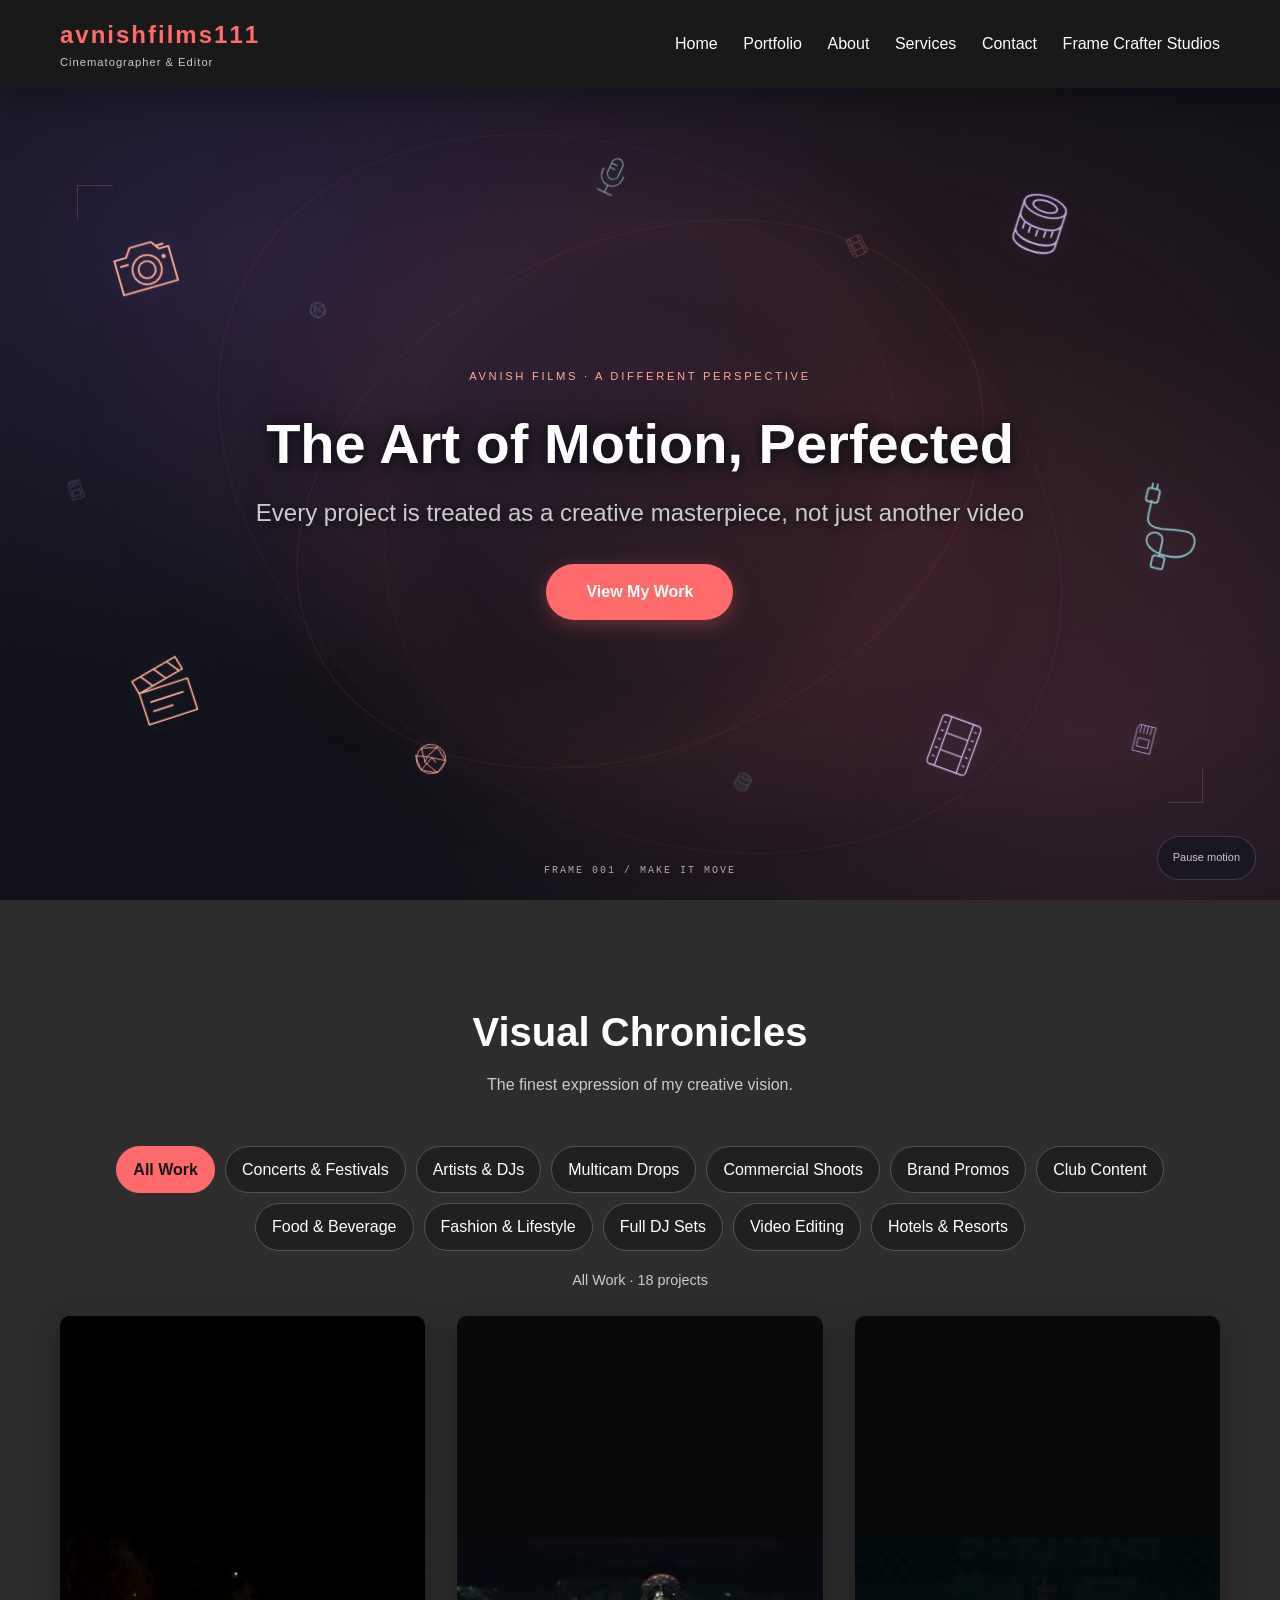
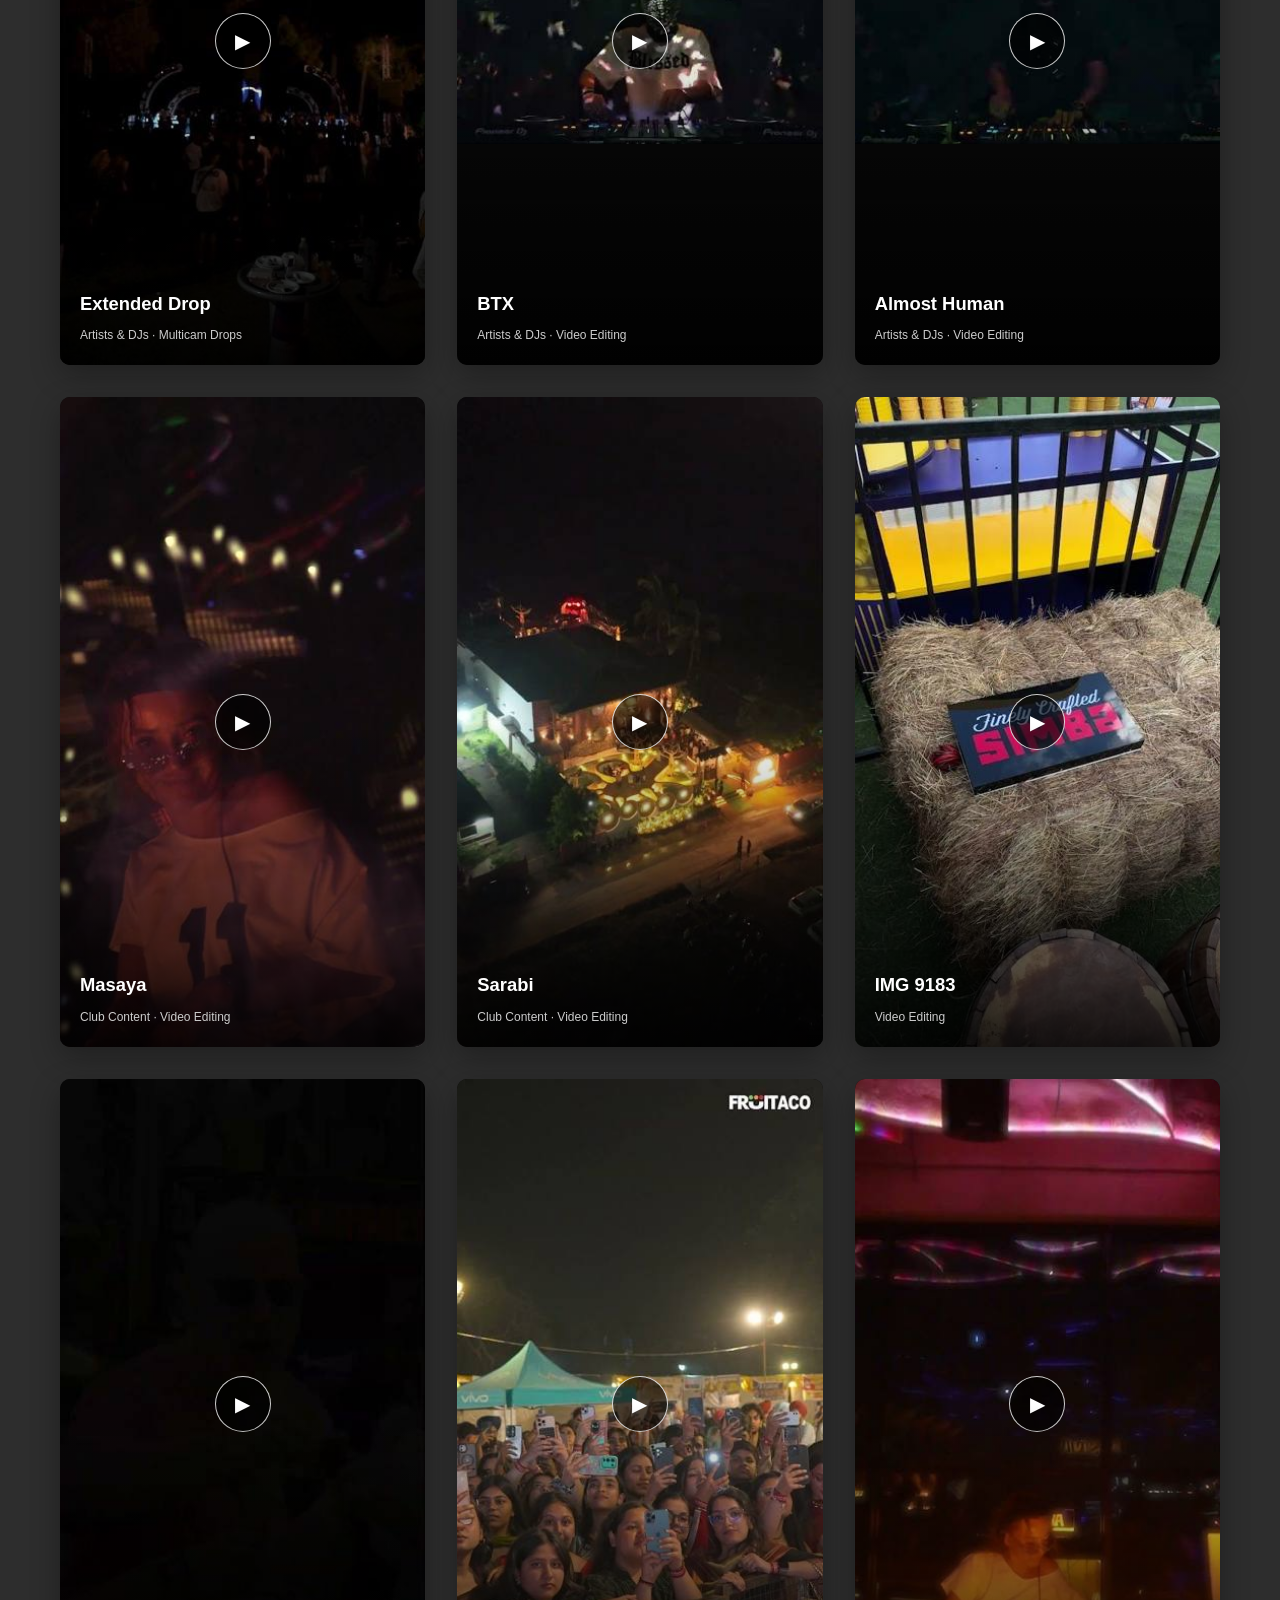
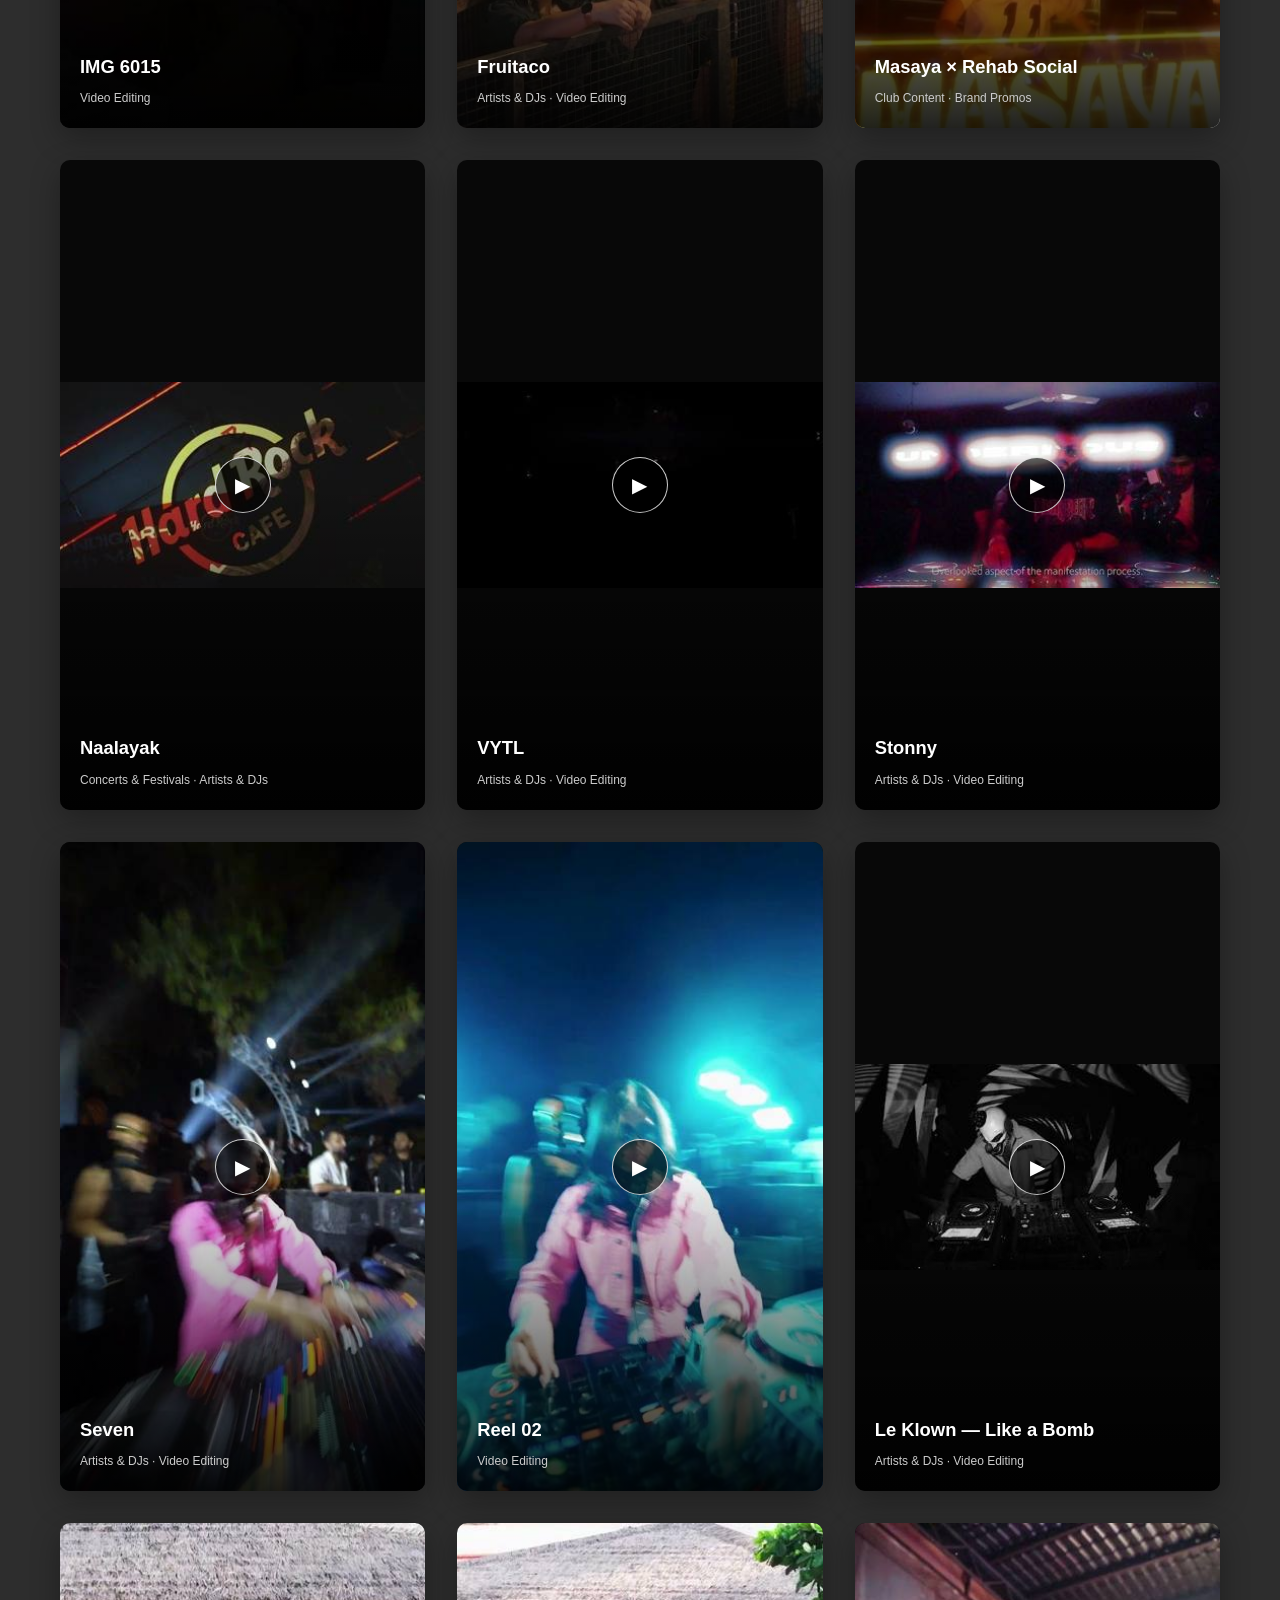
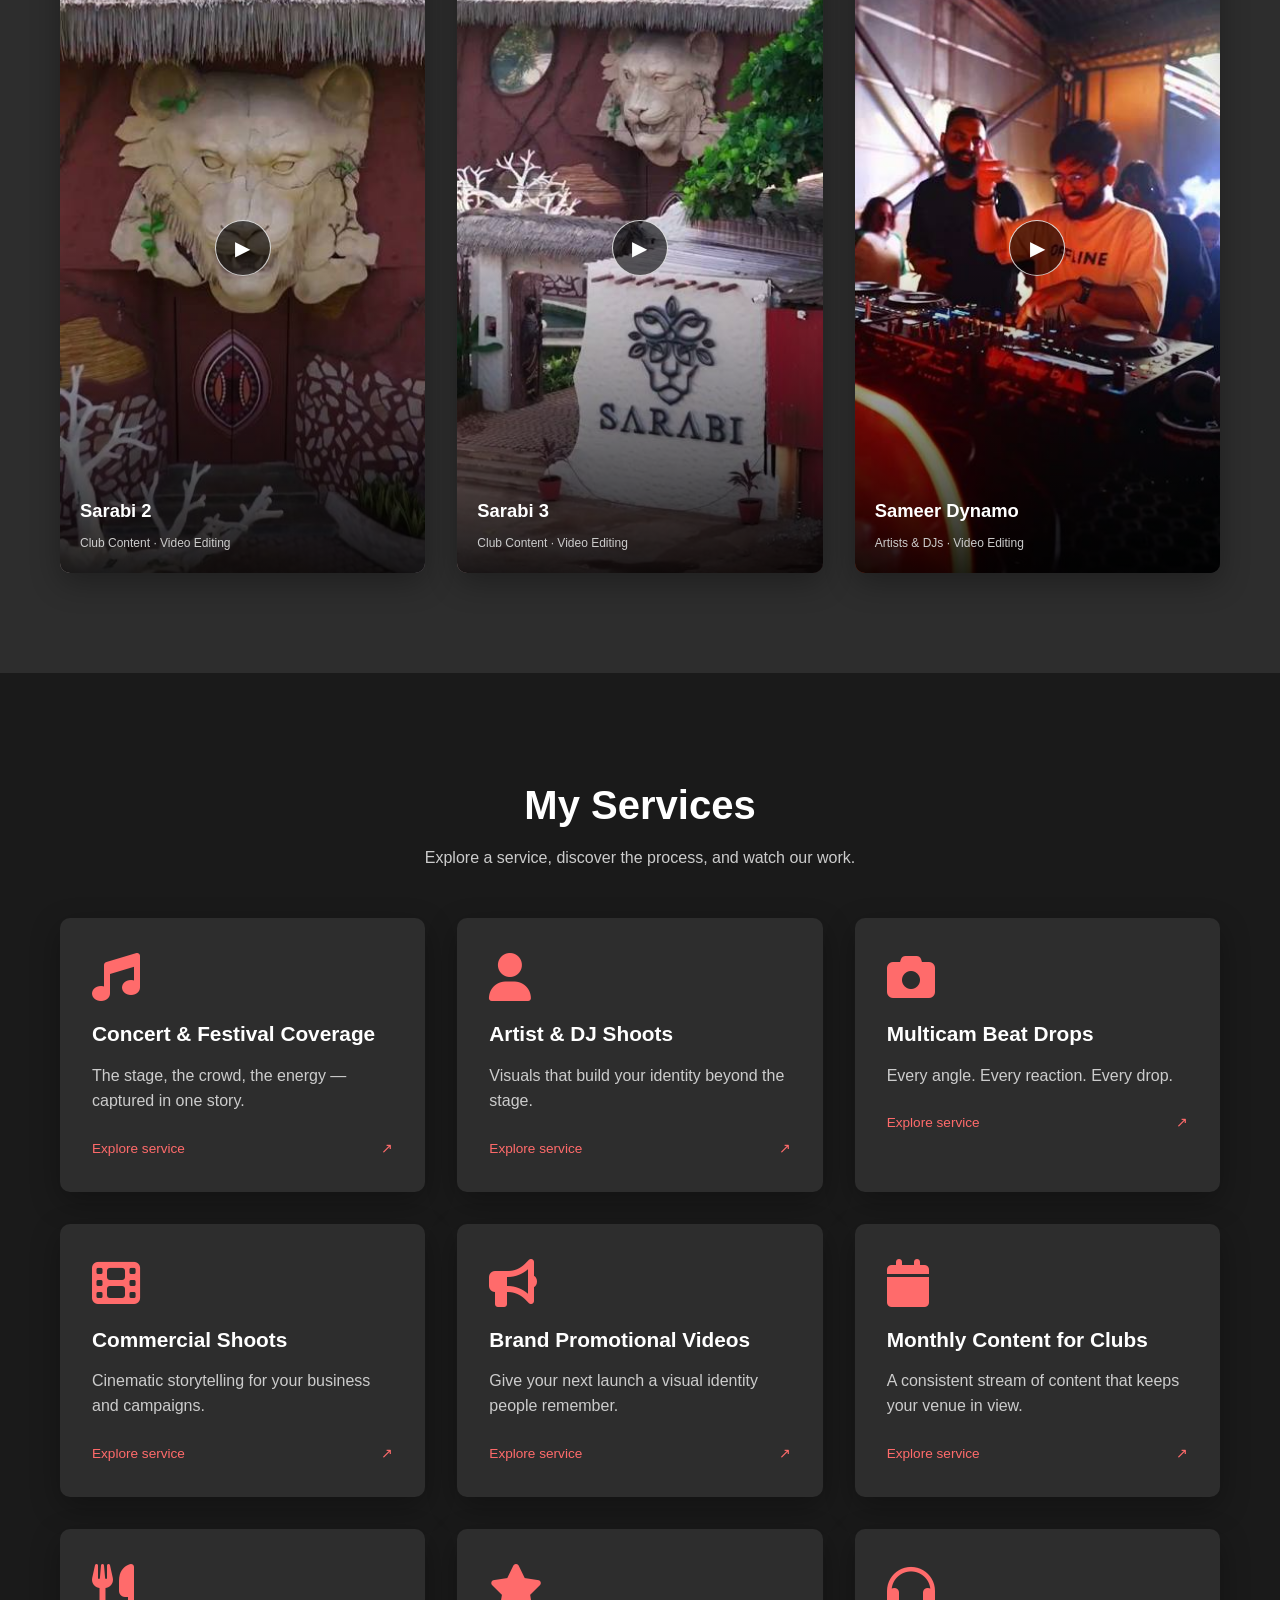
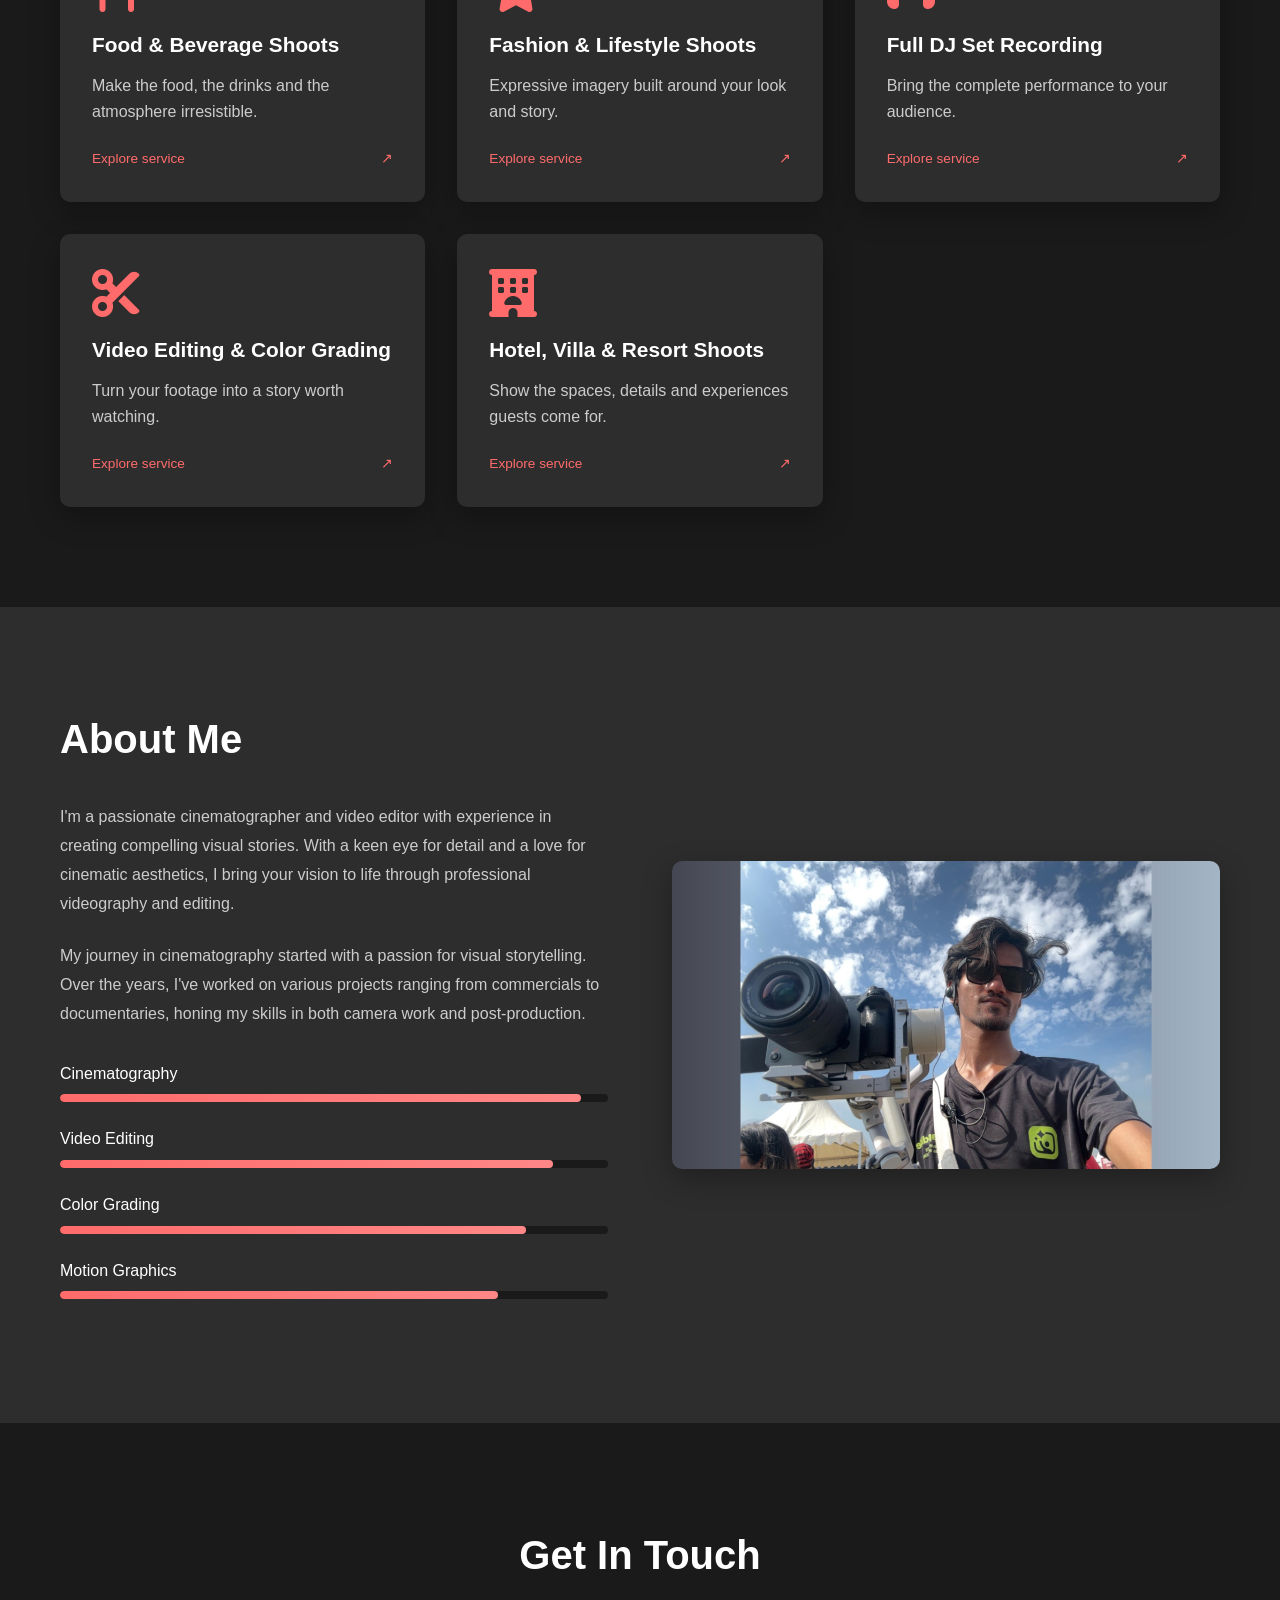
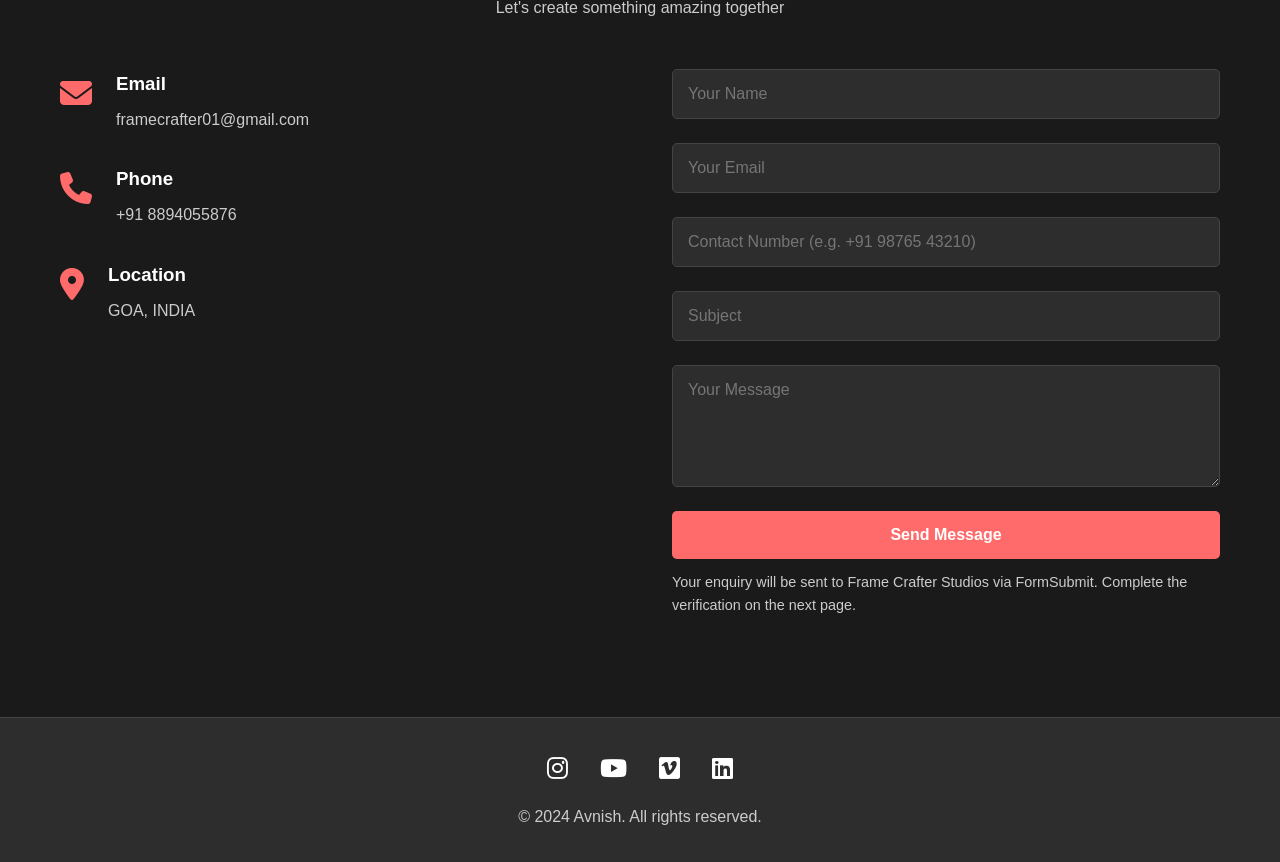
<file: index.html>
<!DOCTYPE html>
<html lang="en">
<head>
    <meta charset="UTF-8">
    <meta name="viewport" content="width=device-width, initial-scale=1.0">
    <title>avnishfilms111 - Cinematographer & Editor</title>
    <link rel="stylesheet" href="styles.css">
    <link rel="stylesheet" href="https://cdnjs.cloudflare.com/ajax/libs/font-awesome/6.4.0/css/all.min.css">
</head>
<body>
    <!-- Navigation -->
    <nav class="navbar">
        <div class="container">
            <a class="logo" href="https://www.instagram.com/avnishfilms111/" target="_blank" rel="noopener noreferrer" aria-label="Avnish Films on Instagram">
                <h1>avnishfilms111</h1>
                <p>Cinematographer & Editor</p>
            </a>
            <ul class="nav-links" id="primary-navigation">
                <li><a href="#home">Home</a></li>
                <li><a href="#portfolio">Portfolio</a></li>
                <li><a href="#about">About</a></li>
                <li><a href="#services">Services</a></li>
                <li><a href="#contact">Contact</a></li>
                <li><a href="frame-crafter-studios.html">Frame Crafter Studios</a></li>
            </ul>
            <button class="hamburger" type="button" aria-label="Open navigation menu" aria-controls="primary-navigation" aria-expanded="false">
                <span></span>
                <span></span>
                <span></span>
            </button>
        </div>
    </nav>

    <!-- Hero Section -->
    <section id="home" class="hero">
        <div class="hero-lens" aria-hidden="true">
            <div class="lens-halo"></div>
            <div class="lens-ring lens-ring-one"></div>
            <div class="lens-ring lens-ring-two"></div>
            <div class="lens-ring lens-ring-three"></div>
            <span class="frame-corner frame-corner-one"></span>
            <span class="frame-corner frame-corner-two"></span>
        </div>
        <div class="gear-universe" aria-hidden="true">
<span class="floating-gear gear-0" style="--gx:8%;--gy:17%;--size:88px;--rotation:-16deg;--depth:1.6;--drift-delay:-0s"><svg viewBox="0 0 72 72" fill="none" stroke="currentColor" stroke-width="1.5" stroke-linecap="round" stroke-linejoin="round"><path d="M13 22h10l5-7h18l5 7h8v29H13z"/><circle cx="37" cy="36" r="12"/><circle cx="37" cy="36" r="7"/><path d="M17 28h6m26-9h6"/><circle cx="53" cy="29" r="1" fill="currentColor"/></svg></span>
<span class="floating-gear gear-1" style="--gx:78%;--gy:12%;--size:82px;--rotation:18deg;--depth:-1.3;--drift-delay:-0.7s"><svg viewBox="0 0 72 72" fill="none" stroke="currentColor" stroke-width="1.5" stroke-linecap="round" stroke-linejoin="round"><ellipse cx="36" cy="18" rx="19" ry="9"/><path d="M17 18v32c0 12 38 12 38 0V18M17 29c0 12 38 12 38 0M17 43c0 12 38 12 38 0"/><ellipse cx="36" cy="18" rx="11" ry="5"/><path d="M23 37v5m6-3v5m7-4v5m7-6v5m6-7v5"/></svg></span>
<span class="floating-gear gear-2" style="--gx:88%;--gy:49%;--size:88px;--rotation:13deg;--depth:1.8;--drift-delay:-1.4s"><svg viewBox="0 0 72 72" fill="none" stroke="currentColor" stroke-width="1.5" stroke-linecap="round" stroke-linejoin="round"><path d="M16 16v12c0 22 42-7 42 15 0 20-39 17-39 4 0-8 13-9 13 0v12"/><rect x="11" y="6" width="10" height="11" rx="2"/><path d="M14 6V2m4 4V2"/><rect x="27" y="59" width="10" height="10" rx="2"/></svg></span>
<span class="floating-gear gear-3" style="--gx:10%;--gy:70%;--size:76px;--rotation:-18deg;--depth:-1.2;--drift-delay:-2.0999999999999996s"><svg viewBox="0 0 72 72" fill="none" stroke="currentColor" stroke-width="1.5" stroke-linecap="round" stroke-linejoin="round"><path d="M12 28h48v31H12zM12 28 9 15 55 5l3 13zM18 13l8 11m6-14 8 11m6-14 8 11M20 39h32M20 48h19"/></svg></span>
<span class="floating-gear gear-4" style="--gx:72%;--gy:77%;--size:64px;--rotation:20deg;--depth:1.2;--drift-delay:-2.8s"><svg viewBox="0 0 72 72" fill="none" stroke="currentColor" stroke-width="1.5" stroke-linecap="round" stroke-linejoin="round"><rect x="13" y="7" width="46" height="58" rx="4"/><path d="M23 7v58m26-58v58M23 26h26M23 46h26M17 15h2m-2 10h2m-2 10h2m-2 10h2m-2 10h2m34-40h2m-2 10h2m-2 10h2m-2 10h2m-2 10h2"/></svg></span>
<span class="floating-gear gear-5" style="--gx:46%;--gy:8%;--size:46px;--rotation:25deg;--depth:0.6;--drift-delay:-3.5s"><svg viewBox="0 0 72 72" fill="none" stroke="currentColor" stroke-width="1.5" stroke-linecap="round" stroke-linejoin="round"><rect x="27" y="7" width="18" height="34" rx="9"/><path d="M19 30v5a17 17 0 0 0 34 0v-5M36 52v12m-12 0h24M28 18h8m-8 7h8"/></svg></span>
<span class="floating-gear gear-6" style="--gx:32%;--gy:80%;--size:42px;--rotation:-10deg;--depth:-0.8;--drift-delay:-4.199999999999999s"><svg viewBox="0 0 72 72" fill="none" stroke="currentColor" stroke-width="1.5" stroke-linecap="round" stroke-linejoin="round"><circle cx="36" cy="36" r="25"/><path d="m23 15 27 3 10 25-17 18-27-9-5-26m12-11 2 25 18 21M50 18 30 31 11 26m49 17-22-9-22 18M25 40l5-9 8 3 5 9"/></svg></span>
<span class="floating-gear gear-7" style="--gx:88%;--gy:78%;--size:36px;--rotation:14deg;--depth:0.8;--drift-delay:-4.8999999999999995s"><svg viewBox="0 0 72 72" fill="none" stroke="currentColor" stroke-width="1.5" stroke-linecap="round" stroke-linejoin="round"><path d="M23 9h31v54H18V18z"/><path d="M25 10v15m7-15v15m7-15v15m7-15v15M25 36h22v17H25z"/></svg></span>
<span class="floating-gear gear-8" style="--gx:24%;--gy:26%;--size:22px;--rotation:15deg;--depth:0.4;--drift-delay:-5.6s"><svg viewBox="0 0 72 72" fill="none" stroke="currentColor" stroke-width="1.5" stroke-linecap="round" stroke-linejoin="round"><circle cx="36" cy="36" r="25"/><path d="m23 15 27 3 10 25-17 18-27-9-5-26m12-11 2 25 18 21M50 18 30 31 11 26m49 17-22-9-22 18M25 40l5-9 8 3 5 9"/></svg></span>
<span class="floating-gear gear-9" style="--gx:66%;--gy:18%;--size:24px;--rotation:-25deg;--depth:-0.5;--drift-delay:-6.3s"><svg viewBox="0 0 72 72" fill="none" stroke="currentColor" stroke-width="1.5" stroke-linecap="round" stroke-linejoin="round"><rect x="13" y="7" width="46" height="58" rx="4"/><path d="M23 7v58m26-58v58M23 26h26M23 46h26M17 15h2m-2 10h2m-2 10h2m-2 10h2m-2 10h2m34-40h2m-2 10h2m-2 10h2m-2 10h2m-2 10h2"/></svg></span>
<span class="floating-gear gear-10" style="--gx:5%;--gy:48%;--size:24px;--rotation:-20deg;--depth:0.5;--drift-delay:-7s"><svg viewBox="0 0 72 72" fill="none" stroke="currentColor" stroke-width="1.5" stroke-linecap="round" stroke-linejoin="round"><path d="M23 9h31v54H18V18z"/><path d="M25 10v15m7-15v15m7-15v15m7-15v15M25 36h22v17H25z"/></svg></span>
<span class="floating-gear gear-11" style="--gx:57%;--gy:84%;--size:25px;--rotation:30deg;--depth:-0.5;--drift-delay:-7.699999999999999s"><svg viewBox="0 0 72 72" fill="none" stroke="currentColor" stroke-width="1.5" stroke-linecap="round" stroke-linejoin="round"><ellipse cx="36" cy="18" rx="19" ry="9"/><path d="M17 18v32c0 12 38 12 38 0V18M17 29c0 12 38 12 38 0M17 43c0 12 38 12 38 0"/><ellipse cx="36" cy="18" rx="11" ry="5"/><path d="M23 37v5m6-3v5m7-4v5m7-6v5m6-7v5"/></svg></span>
</div>
        <button class="motion-toggle" type="button" aria-pressed="false" hidden>Pause motion</button>
        <div class="hero-content">
            <p class="hero-kicker">AVNISH FILMS · A DIFFERENT PERSPECTIVE</p>
            <h1>The Art of Motion, Perfected</h1>
            <p>Every project is treated as a creative masterpiece, not just another video</p>
            <a href="#portfolio" class="cta-button" data-work-gallery aria-haspopup="dialog" aria-controls="work-gallery">View My Work</a>
        </div>
        <span class="hero-frame-label" aria-hidden="true">FRAME 001 / MAKE IT MOVE</span>
    </section>

    <!-- Portfolio Section -->
    <section id="portfolio" class="portfolio">
        <div class="container">
            <h2>Visual Chronicles</h2>
            <p class="section-subtitle">The finest expression of my creative vision.</p>
            
            <div class="work-filters" role="group" aria-label="Filter work by service">
                <button type="button" data-work-filter="all" aria-pressed="true">All Work</button>
                <button type="button" data-work-filter="concerts" aria-pressed="false">Concerts & Festivals</button>
                <button type="button" data-work-filter="artists" aria-pressed="false">Artists & DJs</button>
                <button type="button" data-work-filter="drops" aria-pressed="false">Multicam Drops</button>
                <button type="button" data-work-filter="commercial" aria-pressed="false">Commercial Shoots</button>
                <button type="button" data-work-filter="brands" aria-pressed="false">Brand Promos</button>
                <button type="button" data-work-filter="clubs" aria-pressed="false">Club Content</button>
                <button type="button" data-work-filter="food" aria-pressed="false">Food & Beverage</button>
                <button type="button" data-work-filter="fashion" aria-pressed="false">Fashion & Lifestyle</button>
                <button type="button" data-work-filter="sets" aria-pressed="false">Full DJ Sets</button>
                <button type="button" data-work-filter="editing" aria-pressed="false">Video Editing</button>
                <button type="button" data-work-filter="hotels" aria-pressed="false">Hotels & Resorts</button>
            </div>
            <p class="work-filter-status" role="status" aria-live="polite"></p>
            <div class="work-empty" hidden><h3>New work coming soon</h3><p>We’re curating projects for this service. Explore All Work in the meantime.</p><button type="button" data-reset-work>View all work</button></div>
            <div class="portfolio-grid">
                <a class="portfolio-item reel-card" data-services="artists drops editing" href="https://drive.google.com/file/d/170FAmWhHXesQFLyPtzkWx0ALSVmrnJnc/view" target="_blank" rel="noopener noreferrer" data-reel-id="170FAmWhHXesQFLyPtzkWx0ALSVmrnJnc" aria-label="Play Extended Drop">
                    <div class="portfolio-image">
                        <img src="assets/thumbnails/170FAmWhHXesQFLyPtzkWx0ALSVmrnJnc.jpg" alt="Extended Drop reel thumbnail" loading="lazy" width="480" height="854">
                        <span class="reel-play" aria-hidden="true">&#9654;</span>
                        <div class="overlay"><h3>Extended Drop</h3><p>Artists & DJs · Multicam Drops</p></div>
                    </div>
                </a>
                <a class="portfolio-item reel-card" data-services="artists editing" href="https://drive.google.com/file/d/1EQ2rM_Vi4RNpITC0dAZ6-na7VnE8ZfpE/view" target="_blank" rel="noopener noreferrer" data-reel-id="1EQ2rM_Vi4RNpITC0dAZ6-na7VnE8ZfpE" aria-label="Play BTX">
                    <div class="portfolio-image">
                        <img src="assets/thumbnails/1EQ2rM_Vi4RNpITC0dAZ6-na7VnE8ZfpE.jpg" alt="BTX reel thumbnail" loading="lazy" width="480" height="854">
                        <span class="reel-play" aria-hidden="true">&#9654;</span>
                        <div class="overlay"><h3>BTX</h3><p>Artists & DJs · Video Editing</p></div>
                    </div>
                </a>
                <a class="portfolio-item reel-card" data-services="artists editing" href="https://drive.google.com/file/d/19obb0zpAoK-S3FDPcedPxYdSKZu7mAWd/view" target="_blank" rel="noopener noreferrer" data-reel-id="19obb0zpAoK-S3FDPcedPxYdSKZu7mAWd" aria-label="Play Almost Human">
                    <div class="portfolio-image">
                        <img src="assets/thumbnails/19obb0zpAoK-S3FDPcedPxYdSKZu7mAWd.jpg" alt="Almost Human reel thumbnail" loading="lazy" width="480" height="854">
                        <span class="reel-play" aria-hidden="true">&#9654;</span>
                        <div class="overlay"><h3>Almost Human</h3><p>Artists & DJs · Video Editing</p></div>
                    </div>
                </a>
                <a class="portfolio-item reel-card" data-services="clubs editing" href="https://drive.google.com/file/d/1p5Vgyk1vXopnmqjpsWHd9jwq13X7u4us/view" target="_blank" rel="noopener noreferrer" data-reel-id="1p5Vgyk1vXopnmqjpsWHd9jwq13X7u4us" aria-label="Play Masaya">
                    <div class="portfolio-image">
                        <img src="assets/thumbnails/1p5Vgyk1vXopnmqjpsWHd9jwq13X7u4us.jpg" alt="Masaya reel thumbnail" loading="lazy" width="480" height="854">
                        <span class="reel-play" aria-hidden="true">&#9654;</span>
                        <div class="overlay"><h3>Masaya</h3><p>Club Content · Video Editing</p></div>
                    </div>
                </a>
                <a class="portfolio-item reel-card" data-services="clubs editing" href="https://drive.google.com/file/d/1fxQH5bdDrTJtj9AIU9Yin-gWfPuhPDIv/view" target="_blank" rel="noopener noreferrer" data-reel-id="1fxQH5bdDrTJtj9AIU9Yin-gWfPuhPDIv" aria-label="Play Sarabi">
                    <div class="portfolio-image">
                        <img src="assets/thumbnails/1fxQH5bdDrTJtj9AIU9Yin-gWfPuhPDIv.jpg" alt="Sarabi reel thumbnail" loading="lazy" width="480" height="854">
                        <span class="reel-play" aria-hidden="true">&#9654;</span>
                        <div class="overlay"><h3>Sarabi</h3><p>Club Content · Video Editing</p></div>
                    </div>
                </a>
                <a class="portfolio-item reel-card" data-services="editing" href="https://drive.google.com/file/d/1Lc9cZ3nBcTJZDSnDyOXpwfac-nVf8Rgf/view" target="_blank" rel="noopener noreferrer" data-reel-id="1Lc9cZ3nBcTJZDSnDyOXpwfac-nVf8Rgf" aria-label="Play IMG 9183">
                    <div class="portfolio-image">
                        <img src="assets/thumbnails/1Lc9cZ3nBcTJZDSnDyOXpwfac-nVf8Rgf.jpg" alt="IMG 9183 reel thumbnail" loading="lazy" width="480" height="854">
                        <span class="reel-play" aria-hidden="true">&#9654;</span>
                        <div class="overlay"><h3>IMG 9183</h3><p>Video Editing</p></div>
                    </div>
                </a>
                <a class="portfolio-item reel-card" data-services="editing" href="https://drive.google.com/file/d/1sn9HfmA3cav52yh1WzC1y7w3U3XWgLrr/view" target="_blank" rel="noopener noreferrer" data-reel-id="1sn9HfmA3cav52yh1WzC1y7w3U3XWgLrr" aria-label="Play IMG 6015">
                    <div class="portfolio-image">
                        <img src="assets/thumbnails/1sn9HfmA3cav52yh1WzC1y7w3U3XWgLrr.jpg" alt="IMG 6015 reel thumbnail" loading="lazy" width="480" height="854">
                        <span class="reel-play" aria-hidden="true">&#9654;</span>
                        <div class="overlay"><h3>IMG 6015</h3><p>Video Editing</p></div>
                    </div>
                </a>
                <a class="portfolio-item reel-card" data-services="artists editing" href="https://drive.google.com/file/d/1zhqvNM7Jtet8gj9bUScpIQb12f5REf93/view" target="_blank" rel="noopener noreferrer" data-reel-id="1zhqvNM7Jtet8gj9bUScpIQb12f5REf93" aria-label="Play Fruitaco">
                    <div class="portfolio-image">
                        <img src="assets/thumbnails/1zhqvNM7Jtet8gj9bUScpIQb12f5REf93.jpg" alt="Fruitaco reel thumbnail" loading="lazy" width="480" height="854">
                        <span class="reel-play" aria-hidden="true">&#9654;</span>
                        <div class="overlay"><h3>Fruitaco</h3><p>Artists & DJs · Video Editing</p></div>
                    </div>
                </a>
                <a class="portfolio-item reel-card" data-services="clubs brands editing" href="https://drive.google.com/file/d/1oeie0qxcyoTz9nxLRPJiqrnz3M0-Emtl/view" target="_blank" rel="noopener noreferrer" data-reel-id="1oeie0qxcyoTz9nxLRPJiqrnz3M0-Emtl" aria-label="Play Masaya × Rehab Social">
                    <div class="portfolio-image">
                        <img src="assets/thumbnails/1oeie0qxcyoTz9nxLRPJiqrnz3M0-Emtl.jpg" alt="Masaya × Rehab Social reel thumbnail" loading="lazy" width="480" height="854">
                        <span class="reel-play" aria-hidden="true">&#9654;</span>
                        <div class="overlay"><h3>Masaya × Rehab Social</h3><p>Club Content · Brand Promos</p></div>
                    </div>
                </a>
                <a class="portfolio-item reel-card" data-services="concerts artists editing" href="https://drive.google.com/file/d/1HjjT470BcM9Kj-WR-WElhgxHkyxT2uAD/view" target="_blank" rel="noopener noreferrer" data-reel-id="1HjjT470BcM9Kj-WR-WElhgxHkyxT2uAD" aria-label="Play Naalayak">
                    <div class="portfolio-image">
                        <img src="assets/thumbnails/1HjjT470BcM9Kj-WR-WElhgxHkyxT2uAD.jpg" alt="Naalayak reel thumbnail" loading="lazy" width="480" height="854">
                        <span class="reel-play" aria-hidden="true">&#9654;</span>
                        <div class="overlay"><h3>Naalayak</h3><p>Concerts & Festivals · Artists & DJs</p></div>
                    </div>
                </a>
                <a class="portfolio-item reel-card" data-services="artists editing" href="https://drive.google.com/file/d/1RBGtbEs3XWl6595beu2-HH6jpcHYVA5f/view" target="_blank" rel="noopener noreferrer" data-reel-id="1RBGtbEs3XWl6595beu2-HH6jpcHYVA5f" aria-label="Play VYTL">
                    <div class="portfolio-image">
                        <img src="assets/thumbnails/1RBGtbEs3XWl6595beu2-HH6jpcHYVA5f.jpg" alt="VYTL reel thumbnail" loading="lazy" width="480" height="854">
                        <span class="reel-play" aria-hidden="true">&#9654;</span>
                        <div class="overlay"><h3>VYTL</h3><p>Artists & DJs · Video Editing</p></div>
                    </div>
                </a>
                <a class="portfolio-item reel-card" data-services="artists editing" href="https://drive.google.com/file/d/1cGcNQIys9CZnHI_eeshAYg0FwxC6eoK7/view" target="_blank" rel="noopener noreferrer" data-reel-id="1cGcNQIys9CZnHI_eeshAYg0FwxC6eoK7" aria-label="Play Stonny">
                    <div class="portfolio-image">
                        <img src="assets/thumbnails/1cGcNQIys9CZnHI_eeshAYg0FwxC6eoK7.jpg" alt="Stonny reel thumbnail" loading="lazy" width="480" height="854">
                        <span class="reel-play" aria-hidden="true">&#9654;</span>
                        <div class="overlay"><h3>Stonny</h3><p>Artists & DJs · Video Editing</p></div>
                    </div>
                </a>
                <a class="portfolio-item reel-card" data-services="artists editing" href="https://drive.google.com/file/d/1S1sMey1x_t8JpTHmy6HfldU7MF1KyE_K/view" target="_blank" rel="noopener noreferrer" data-reel-id="1S1sMey1x_t8JpTHmy6HfldU7MF1KyE_K" aria-label="Play Seven">
                    <div class="portfolio-image">
                        <img src="assets/thumbnails/1S1sMey1x_t8JpTHmy6HfldU7MF1KyE_K.jpg" alt="Seven reel thumbnail" loading="lazy" width="480" height="854">
                        <span class="reel-play" aria-hidden="true">&#9654;</span>
                        <div class="overlay"><h3>Seven</h3><p>Artists & DJs · Video Editing</p></div>
                    </div>
                </a>
                <a class="portfolio-item reel-card" data-services="editing" href="https://drive.google.com/file/d/1LJGD_ztjoZJlyijSNM5k9Nr506ufe-u6/view" target="_blank" rel="noopener noreferrer" data-reel-id="1LJGD_ztjoZJlyijSNM5k9Nr506ufe-u6" aria-label="Play Reel 02">
                    <div class="portfolio-image">
                        <img src="assets/thumbnails/1LJGD_ztjoZJlyijSNM5k9Nr506ufe-u6.jpg" alt="Reel 02 reel thumbnail" loading="lazy" width="480" height="854">
                        <span class="reel-play" aria-hidden="true">&#9654;</span>
                        <div class="overlay"><h3>Reel 02</h3><p>Video Editing</p></div>
                    </div>
                </a>
                <a class="portfolio-item reel-card" data-services="artists editing" href="https://drive.google.com/file/d/1RceJww7LlAiNSl4JbgUOV79a59gW97uV/view" target="_blank" rel="noopener noreferrer" data-reel-id="1RceJww7LlAiNSl4JbgUOV79a59gW97uV" aria-label="Play Le Klown — Like a Bomb">
                    <div class="portfolio-image">
                        <img src="assets/thumbnails/1RceJww7LlAiNSl4JbgUOV79a59gW97uV.jpg" alt="Le Klown — Like a Bomb reel thumbnail" loading="lazy" width="480" height="854">
                        <span class="reel-play" aria-hidden="true">&#9654;</span>
                        <div class="overlay"><h3>Le Klown — Like a Bomb</h3><p>Artists & DJs · Video Editing</p></div>
                    </div>
                </a>
                <a class="portfolio-item reel-card" data-services="clubs editing" href="https://drive.google.com/file/d/1DuZ2hmhxbkPviWuXYme5pL1ZM5NM68c8/view" target="_blank" rel="noopener noreferrer" data-reel-id="1DuZ2hmhxbkPviWuXYme5pL1ZM5NM68c8" aria-label="Play Sarabi 2">
                    <div class="portfolio-image">
                        <img src="assets/thumbnails/1DuZ2hmhxbkPviWuXYme5pL1ZM5NM68c8.jpg" alt="Sarabi 2 reel thumbnail" loading="lazy" width="480" height="854">
                        <span class="reel-play" aria-hidden="true">&#9654;</span>
                        <div class="overlay"><h3>Sarabi 2</h3><p>Club Content · Video Editing</p></div>
                    </div>
                </a>
                <a class="portfolio-item reel-card" data-services="clubs editing" href="https://drive.google.com/file/d/12wIllkBxddO5GnbNj72sYl97a7EB_cRd/view" target="_blank" rel="noopener noreferrer" data-reel-id="12wIllkBxddO5GnbNj72sYl97a7EB_cRd" aria-label="Play Sarabi 3">
                    <div class="portfolio-image">
                        <img src="assets/thumbnails/12wIllkBxddO5GnbNj72sYl97a7EB_cRd.jpg" alt="Sarabi 3 reel thumbnail" loading="lazy" width="480" height="854">
                        <span class="reel-play" aria-hidden="true">&#9654;</span>
                        <div class="overlay"><h3>Sarabi 3</h3><p>Club Content · Video Editing</p></div>
                    </div>
                </a>
                <a class="portfolio-item reel-card" data-services="artists editing" href="https://drive.google.com/file/d/1n6EC4EGb9D8dIGsUT_uFUcMX8GzkXjqM/view" target="_blank" rel="noopener noreferrer" data-reel-id="1n6EC4EGb9D8dIGsUT_uFUcMX8GzkXjqM" aria-label="Play Sameer Dynamo">
                    <div class="portfolio-image">
                        <img src="assets/thumbnails/1n6EC4EGb9D8dIGsUT_uFUcMX8GzkXjqM.jpg" alt="Sameer Dynamo reel thumbnail" loading="lazy" width="480" height="854">
                        <span class="reel-play" aria-hidden="true">&#9654;</span>
                        <div class="overlay"><h3>Sameer Dynamo</h3><p>Artists & DJs · Video Editing</p></div>
                    </div>
                </a>
            </div>
        </div>
    </section>

    <!-- Services Section -->
    <section id="services" class="services">
        <div class="container">
            <h2>My Services</h2>
            <p class="section-subtitle">Explore a service, discover the process, and watch our work.</p>
            
            <div class="services-grid">
                <details class="service-card" id="service-concerts">
                    <summary aria-controls="service-dialog" aria-haspopup="dialog">
                        <i class="fas fa-music" aria-hidden="true"></i>
                        <span class="service-title">Concert &amp; Festival Coverage</span>
                        <span class="service-teaser">The stage, the crowd, the energy — captured in one story.</span>
                        <span class="service-explore">Explore service <span aria-hidden="true">↗</span></span>
                    </summary>
                    <div class="service-detail">
                        <p class="service-description">From the first act to the final encore, we capture the performances and moments that make an event unforgettable. Coverage brings together stage action, crowd reactions and the atmosphere around the show.</p>
                        <h4>What we can create</h4>
                        <ul class="service-inclusions"><li>Performance and crowd coverage</li><li>Cinematic highlights and social reels</li><li>Event photography</li></ul>
                        <p class="service-work-label">Featured concert film</p>
                        <a class="service-work" data-service-reel="1HjjT470BcM9Kj-WR-WElhgxHkyxT2uAD" href="https://drive.google.com/file/d/1HjjT470BcM9Kj-WR-WElhgxHkyxT2uAD/view" target="_blank" rel="noopener noreferrer" aria-label="Watch Naalayak">
                            <img src="assets/thumbnails/1HjjT470BcM9Kj-WR-WElhgxHkyxT2uAD.jpg" alt="Naalayak thumbnail" loading="lazy">
                            <span class="reel-play" aria-hidden="true">▶</span>
                            <span class="service-work-title">Naalayak · Watch film</span>
                        </a>
                        <div class="service-video"></div>
                        
                        <a class="service-enquire cta-button" href="#contact"><svg xmlns="http://www.w3.org/2000/svg" width="20" height="20" viewBox="0 0 24 24" fill="none" stroke="currentColor" stroke-width="1.8" aria-hidden="true" focusable="false" style="vertical-align:middle;margin-right:8px"><rect x="3" y="5" width="18" height="14" rx="2"/><path d="m3 6 9 7 9-7"/></svg>Contact Us</a>
                    </div>
                </details>
                <details class="service-card" id="service-artists">
                    <summary aria-controls="service-dialog" aria-haspopup="dialog">
                        <i class="fas fa-user" aria-hidden="true"></i>
                        <span class="service-title">Artist &amp; DJ Shoots</span>
                        <span class="service-teaser">Visuals that build your identity beyond the stage.</span>
                        <span class="service-explore">Explore service <span aria-hidden="true">↗</span></span>
                    </summary>
                    <div class="service-detail">
                        <p class="service-description">Performance reels, portraits and promotional content designed around your sound and personality. We work with artists and DJs to create a consistent visual identity for releases, announcements and social media.</p>
                        <h4>What we can create</h4>
                        <ul class="service-inclusions"><li>Artist portraits and press kit shoots</li><li>Performance and promotional reels</li><li>Behind-the-scenes content</li></ul>
                        <p class="service-work-label">Featured artist reel</p>
                        <a class="service-work" data-service-reel="1zhqvNM7Jtet8gj9bUScpIQb12f5REf93" href="https://drive.google.com/file/d/1zhqvNM7Jtet8gj9bUScpIQb12f5REf93/view" target="_blank" rel="noopener noreferrer" aria-label="Watch Fruitaco">
                            <img src="assets/thumbnails/1zhqvNM7Jtet8gj9bUScpIQb12f5REf93.jpg" alt="Fruitaco thumbnail" loading="lazy">
                            <span class="reel-play" aria-hidden="true">▶</span>
                            <span class="service-work-title">Fruitaco · Watch film</span>
                        </a>
                        <div class="service-video"></div>
                        
                        <a class="service-enquire cta-button" href="#contact"><svg xmlns="http://www.w3.org/2000/svg" width="20" height="20" viewBox="0 0 24 24" fill="none" stroke="currentColor" stroke-width="1.8" aria-hidden="true" focusable="false" style="vertical-align:middle;margin-right:8px"><rect x="3" y="5" width="18" height="14" rx="2"/><path d="m3 6 9 7 9-7"/></svg>Contact Us</a>
                    </div>
                </details>
                <details class="service-card" id="service-drops">
                    <summary aria-controls="service-dialog" aria-haspopup="dialog">
                        <i class="fas fa-camera" aria-hidden="true"></i>
                        <span class="service-title">Multicam Beat Drops</span>
                        <span class="service-teaser">Every angle. Every reaction. Every drop.</span>
                        <span class="service-explore">Explore service <span aria-hidden="true">↗</span></span>
                    </summary>
                    <div class="service-detail">
                        <p class="service-description">Capture the build-up, the drop and the crowd response from multiple camera angles. Carefully synced edits combine close-ups, wide shots and movement to put viewers inside the moment.</p>
                        <h4>What we can create</h4>
                        <ul class="service-inclusions"><li>Multiple camera angles</li><li>Synced performance edits</li><li>Clips formatted for social media</li></ul>
                        <p class="service-work-label">Featured performance clip</p>
                        <a class="service-work" data-service-reel="170FAmWhHXesQFLyPtzkWx0ALSVmrnJnc" href="https://drive.google.com/file/d/170FAmWhHXesQFLyPtzkWx0ALSVmrnJnc/view" target="_blank" rel="noopener noreferrer" aria-label="Watch Extended Drop">
                            <img src="assets/thumbnails/170FAmWhHXesQFLyPtzkWx0ALSVmrnJnc.jpg" alt="Extended Drop thumbnail" loading="lazy">
                            <span class="reel-play" aria-hidden="true">▶</span>
                            <span class="service-work-title">Extended Drop · Watch film</span>
                        </a>
                        <div class="service-video"></div>
                        
                        <a class="service-enquire cta-button" href="#contact"><svg xmlns="http://www.w3.org/2000/svg" width="20" height="20" viewBox="0 0 24 24" fill="none" stroke="currentColor" stroke-width="1.8" aria-hidden="true" focusable="false" style="vertical-align:middle;margin-right:8px"><rect x="3" y="5" width="18" height="14" rx="2"/><path d="m3 6 9 7 9-7"/></svg>Contact Us</a>
                    </div>
                </details>
                <details class="service-card" id="service-commercial">
                    <summary aria-controls="service-dialog" aria-haspopup="dialog">
                        <i class="fas fa-film" aria-hidden="true"></i>
                        <span class="service-title">Commercial Shoots</span>
                        <span class="service-teaser">Cinematic storytelling for your business and campaigns.</span>
                        <span class="service-explore">Explore service <span aria-hidden="true">↗</span></span>
                    </summary>
                    <div class="service-detail">
                        <p class="service-description">From concept and shot planning to filming and the final edit, we create commercial videos that communicate your message with a clear visual direction. Each production is shaped around your audience and campaign.</p>
                        <h4>What we can create</h4>
                        <ul class="service-inclusions"><li>Concept development and shot planning</li><li>Production and creative lighting</li><li>Editing, color grading and sound</li></ul>
                        <p class="service-work-label">Related work · venue promotion</p>
                        <a class="service-work" data-service-reel="1oeie0qxcyoTz9nxLRPJiqrnz3M0-Emtl" href="https://drive.google.com/file/d/1oeie0qxcyoTz9nxLRPJiqrnz3M0-Emtl/view" target="_blank" rel="noopener noreferrer" aria-label="Watch Masaya × Rehab Social">
                            <img src="assets/thumbnails/1oeie0qxcyoTz9nxLRPJiqrnz3M0-Emtl.jpg" alt="Masaya × Rehab Social thumbnail" loading="lazy">
                            <span class="reel-play" aria-hidden="true">▶</span>
                            <span class="service-work-title">Masaya × Rehab Social · Watch film</span>
                        </a>
                        <div class="service-video"></div>
                        
                        <a class="service-enquire cta-button" href="#contact"><svg xmlns="http://www.w3.org/2000/svg" width="20" height="20" viewBox="0 0 24 24" fill="none" stroke="currentColor" stroke-width="1.8" aria-hidden="true" focusable="false" style="vertical-align:middle;margin-right:8px"><rect x="3" y="5" width="18" height="14" rx="2"/><path d="m3 6 9 7 9-7"/></svg>Contact Us</a>
                    </div>
                </details>
                <details class="service-card" id="service-brands">
                    <summary aria-controls="service-dialog" aria-haspopup="dialog">
                        <i class="fas fa-bullhorn" aria-hidden="true"></i>
                        <span class="service-title">Brand Promotional Videos</span>
                        <span class="service-teaser">Give your next launch a visual identity people remember.</span>
                        <span class="service-explore">Explore service <span aria-hidden="true">↗</span></span>
                    </summary>
                    <div class="service-detail">
                        <p class="service-description">Promotional films and social content that introduce your brand, showcase your offer and build interest around a launch or campaign. We shape the format and pacing around where the video will be seen.</p>
                        <h4>What we can create</h4>
                        <ul class="service-inclusions"><li>Launch and campaign videos</li><li>Brand stories and promotional reels</li><li>Platform-specific versions</li></ul>
                        <p class="service-work-label">Featured promotional reel</p>
                        <a class="service-work" data-service-reel="1oeie0qxcyoTz9nxLRPJiqrnz3M0-Emtl" href="https://drive.google.com/file/d/1oeie0qxcyoTz9nxLRPJiqrnz3M0-Emtl/view" target="_blank" rel="noopener noreferrer" aria-label="Watch Masaya × Rehab Social">
                            <img src="assets/thumbnails/1oeie0qxcyoTz9nxLRPJiqrnz3M0-Emtl.jpg" alt="Masaya × Rehab Social thumbnail" loading="lazy">
                            <span class="reel-play" aria-hidden="true">▶</span>
                            <span class="service-work-title">Masaya × Rehab Social · Watch film</span>
                        </a>
                        <div class="service-video"></div>
                        
                        <a class="service-enquire cta-button" href="#contact"><svg xmlns="http://www.w3.org/2000/svg" width="20" height="20" viewBox="0 0 24 24" fill="none" stroke="currentColor" stroke-width="1.8" aria-hidden="true" focusable="false" style="vertical-align:middle;margin-right:8px"><rect x="3" y="5" width="18" height="14" rx="2"/><path d="m3 6 9 7 9-7"/></svg>Contact Us</a>
                    </div>
                </details>
                <details class="service-card" id="service-clubs">
                    <summary aria-controls="service-dialog" aria-haspopup="dialog">
                        <i class="fas fa-calendar" aria-hidden="true"></i>
                        <span class="service-title">Monthly Content for Clubs</span>
                        <span class="service-teaser">A consistent stream of content that keeps your venue in view.</span>
                        <span class="service-explore">Explore service <span aria-hidden="true">↗</span></span>
                    </summary>
                    <div class="service-detail">
                        <p class="service-description">Ongoing coverage of the nights, artists and atmosphere that make your club stand out. We plan recurring visits and deliver a consistent mix of reels and photography for your social channels.</p>
                        <h4>What we can create</h4>
                        <ul class="service-inclusions"><li>Planned monthly shoot visits</li><li>Artist, crowd and venue content</li><li>Recurring reels and edited photos</li></ul>
                        <p class="service-work-label">Featured club content</p>
                        <a class="service-work" data-service-reel="1p5Vgyk1vXopnmqjpsWHd9jwq13X7u4us" href="https://drive.google.com/file/d/1p5Vgyk1vXopnmqjpsWHd9jwq13X7u4us/view" target="_blank" rel="noopener noreferrer" aria-label="Watch Masaya">
                            <img src="assets/thumbnails/1p5Vgyk1vXopnmqjpsWHd9jwq13X7u4us.jpg" alt="Masaya thumbnail" loading="lazy">
                            <span class="reel-play" aria-hidden="true">▶</span>
                            <span class="service-work-title">Masaya · Watch film</span>
                        </a>
                        <div class="service-video"></div>
                        
                        <a class="service-enquire cta-button" href="#contact"><svg xmlns="http://www.w3.org/2000/svg" width="20" height="20" viewBox="0 0 24 24" fill="none" stroke="currentColor" stroke-width="1.8" aria-hidden="true" focusable="false" style="vertical-align:middle;margin-right:8px"><rect x="3" y="5" width="18" height="14" rx="2"/><path d="m3 6 9 7 9-7"/></svg>Contact Us</a>
                    </div>
                </details>
                <details class="service-card" id="service-food">
                    <summary aria-controls="service-dialog" aria-haspopup="dialog">
                        <i class="fas fa-utensils" aria-hidden="true"></i>
                        <span class="service-title">Food &amp; Beverage Shoots</span>
                        <span class="service-teaser">Make the food, the drinks and the atmosphere irresistible.</span>
                        <span class="service-explore">Explore service <span aria-hidden="true">↗</span></span>
                    </summary>
                    <div class="service-detail">
                        <p class="service-description">Photography and video for cafés, restaurants and bars, bringing attention to signature dishes, cocktails and the experience of visiting your space. Shoots can focus on menu launches, ambience or a complete brand story.</p>
                        <h4>What we can create</h4>
                        <ul class="service-inclusions"><li>Food and cocktail photography</li><li>Menu and promotional reels</li><li>Interiors and ambience coverage</li></ul>
                        <p class="service-work-label">Style preview · venue atmosphere</p>
                        <a class="service-work" data-service-reel="12wIllkBxddO5GnbNj72sYl97a7EB_cRd" href="https://drive.google.com/file/d/12wIllkBxddO5GnbNj72sYl97a7EB_cRd/view" target="_blank" rel="noopener noreferrer" aria-label="Watch Sarabi 3">
                            <img src="assets/thumbnails/12wIllkBxddO5GnbNj72sYl97a7EB_cRd.jpg" alt="Sarabi 3 thumbnail" loading="lazy">
                            <span class="reel-play" aria-hidden="true">▶</span>
                            <span class="service-work-title">Sarabi 3 · Watch film</span>
                        </a>
                        <div class="service-video"></div>
                        <p class="service-sample-note">A venue film showing our approach to spaces and atmosphere.</p>
                        <a class="service-enquire cta-button" href="#contact"><svg xmlns="http://www.w3.org/2000/svg" width="20" height="20" viewBox="0 0 24 24" fill="none" stroke="currentColor" stroke-width="1.8" aria-hidden="true" focusable="false" style="vertical-align:middle;margin-right:8px"><rect x="3" y="5" width="18" height="14" rx="2"/><path d="m3 6 9 7 9-7"/></svg>Contact Us</a>
                    </div>
                </details>
                <details class="service-card" id="service-fashion">
                    <summary aria-controls="service-dialog" aria-haspopup="dialog">
                        <i class="fas fa-star" aria-hidden="true"></i>
                        <span class="service-title">Fashion &amp; Lifestyle Shoots</span>
                        <span class="service-teaser">Expressive imagery built around your look and story.</span>
                        <span class="service-explore">Explore service <span aria-hidden="true">↗</span></span>
                    </summary>
                    <div class="service-detail">
                        <p class="service-description">Fashion films, editorial portraits and lifestyle campaigns for models, creators and labels. We develop a visual direction around styling, lighting and movement to bring a collection or personal identity to life.</p>
                        <h4>What we can create</h4>
                        <ul class="service-inclusions"><li>Editorial portraits and lookbooks</li><li>Fashion films and campaign reels</li><li>Lifestyle photography</li></ul>
                        <p class="service-work-label">Style preview · artist visuals</p>
                        <a class="service-work" data-service-reel="1zhqvNM7Jtet8gj9bUScpIQb12f5REf93" href="https://drive.google.com/file/d/1zhqvNM7Jtet8gj9bUScpIQb12f5REf93/view" target="_blank" rel="noopener noreferrer" aria-label="Watch Fruitaco">
                            <img src="assets/thumbnails/1zhqvNM7Jtet8gj9bUScpIQb12f5REf93.jpg" alt="Fruitaco thumbnail" loading="lazy">
                            <span class="reel-play" aria-hidden="true">▶</span>
                            <span class="service-work-title">Fruitaco · Watch film</span>
                        </a>
                        <div class="service-video"></div>
                        <p class="service-sample-note">An artist film showing our approach to movement and visual storytelling.</p>
                        <a class="service-enquire cta-button" href="#contact"><svg xmlns="http://www.w3.org/2000/svg" width="20" height="20" viewBox="0 0 24 24" fill="none" stroke="currentColor" stroke-width="1.8" aria-hidden="true" focusable="false" style="vertical-align:middle;margin-right:8px"><rect x="3" y="5" width="18" height="14" rx="2"/><path d="m3 6 9 7 9-7"/></svg>Contact Us</a>
                    </div>
                </details>
                <details class="service-card" id="service-sets">
                    <summary aria-controls="service-dialog" aria-haspopup="dialog">
                        <i class="fas fa-headphones" aria-hidden="true"></i>
                        <span class="service-title">Full DJ Set Recording</span>
                        <span class="service-teaser">Bring the complete performance to your audience.</span>
                        <span class="service-explore">Explore service <span aria-hidden="true">↗</span></span>
                    </summary>
                    <div class="service-detail">
                        <p class="service-description">Full performances filmed with multiple cameras and edited into a seamless viewing experience. Audio is synced with the footage, with framing and delivery prepared for platforms such as YouTube.</p>
                        <h4>What we can create</h4>
                        <ul class="service-inclusions"><li>Multicam full-set coverage</li><li>Audio synchronization and camera switching</li><li>Color grading and final export</li></ul>
                        <p class="service-work-label">Related work · performance highlights</p>
                        <a class="service-work" data-service-reel="19obb0zpAoK-S3FDPcedPxYdSKZu7mAWd" href="https://drive.google.com/file/d/19obb0zpAoK-S3FDPcedPxYdSKZu7mAWd/view" target="_blank" rel="noopener noreferrer" aria-label="Watch Almost Human">
                            <img src="assets/thumbnails/19obb0zpAoK-S3FDPcedPxYdSKZu7mAWd.jpg" alt="Almost Human thumbnail" loading="lazy">
                            <span class="reel-play" aria-hidden="true">▶</span>
                            <span class="service-work-title">Almost Human · Watch film</span>
                        </a>
                        <div class="service-video"></div>
                        <p class="service-sample-note">A short performance edit previewing our style. This sample is not a full-set recording.</p>
                        <a class="service-enquire cta-button" href="#contact"><svg xmlns="http://www.w3.org/2000/svg" width="20" height="20" viewBox="0 0 24 24" fill="none" stroke="currentColor" stroke-width="1.8" aria-hidden="true" focusable="false" style="vertical-align:middle;margin-right:8px"><rect x="3" y="5" width="18" height="14" rx="2"/><path d="m3 6 9 7 9-7"/></svg>Contact Us</a>
                    </div>
                </details>
                <details class="service-card" id="service-editing">
                    <summary aria-controls="service-dialog" aria-haspopup="dialog">
                        <i class="fas fa-cut" aria-hidden="true"></i>
                        <span class="service-title">Video Editing &amp; Color Grading</span>
                        <span class="service-teaser">Turn your footage into a story worth watching.</span>
                        <span class="service-explore">Explore service <span aria-hidden="true">↗</span></span>
                    </summary>
                    <div class="service-detail">
                        <p class="service-description">From clean, precise cuts to cinematic color and carefully built sound, we shape your footage into a polished film. We edit reels, event highlights, promotional videos and multicam performances.</p>
                        <h4>What we can create</h4>
                        <ul class="service-inclusions"><li>Story, pacing and music-led editing</li><li>Color correction and grading</li><li>Sound design and delivery formats</li></ul>
                        <p class="service-work-label">Featured editing work</p>
                        <a class="service-work" data-service-reel="1RceJww7LlAiNSl4JbgUOV79a59gW97uV" href="https://drive.google.com/file/d/1RceJww7LlAiNSl4JbgUOV79a59gW97uV/view" target="_blank" rel="noopener noreferrer" aria-label="Watch Le Klown — Like a Bomb">
                            <img src="assets/thumbnails/1RceJww7LlAiNSl4JbgUOV79a59gW97uV.jpg" alt="Le Klown — Like a Bomb thumbnail" loading="lazy">
                            <span class="reel-play" aria-hidden="true">▶</span>
                            <span class="service-work-title">Le Klown — Like a Bomb · Watch film</span>
                        </a>
                        <div class="service-video"></div>
                        
                        <a class="service-enquire cta-button" href="#contact"><svg xmlns="http://www.w3.org/2000/svg" width="20" height="20" viewBox="0 0 24 24" fill="none" stroke="currentColor" stroke-width="1.8" aria-hidden="true" focusable="false" style="vertical-align:middle;margin-right:8px"><rect x="3" y="5" width="18" height="14" rx="2"/><path d="m3 6 9 7 9-7"/></svg>Contact Us</a>
                    </div>
                </details>
                <details class="service-card" id="service-hotels">
                    <summary aria-controls="service-dialog" aria-haspopup="dialog">
                        <i class="fas fa-hotel" aria-hidden="true"></i>
                        <span class="service-title">Hotel, Villa &amp; Resort Shoots</span>
                        <span class="service-teaser">Show the spaces, details and experiences guests come for.</span>
                        <span class="service-explore">Explore service <span aria-hidden="true">↗</span></span>
                    </summary>
                    <div class="service-detail">
                        <p class="service-description">Property films and photography that guide viewers through your rooms, amenities and surroundings. We capture the design, atmosphere and guest experience to help people imagine their stay.</p>
                        <h4>What we can create</h4>
                        <ul class="service-inclusions"><li>Property walkthroughs and room details</li><li>Lifestyle and ambience content</li><li>Promotional films and social reels</li></ul>
                        <p class="service-work-label">Style preview · venue atmosphere</p>
                        <a class="service-work" data-service-reel="12wIllkBxddO5GnbNj72sYl97a7EB_cRd" href="https://drive.google.com/file/d/12wIllkBxddO5GnbNj72sYl97a7EB_cRd/view" target="_blank" rel="noopener noreferrer" aria-label="Watch Sarabi 3">
                            <img src="assets/thumbnails/12wIllkBxddO5GnbNj72sYl97a7EB_cRd.jpg" alt="Sarabi 3 thumbnail" loading="lazy">
                            <span class="reel-play" aria-hidden="true">▶</span>
                            <span class="service-work-title">Sarabi 3 · Watch film</span>
                        </a>
                        <div class="service-video"></div>
                        <p class="service-sample-note">A venue film showing our approach to spaces and atmosphere.</p>
                        <a class="service-enquire cta-button" href="#contact"><svg xmlns="http://www.w3.org/2000/svg" width="20" height="20" viewBox="0 0 24 24" fill="none" stroke="currentColor" stroke-width="1.8" aria-hidden="true" focusable="false" style="vertical-align:middle;margin-right:8px"><rect x="3" y="5" width="18" height="14" rx="2"/><path d="m3 6 9 7 9-7"/></svg>Contact Us</a>
                    </div>
                </details>
            </div>
        </div>
    </section>

    <!-- About Section -->
    <section id="about" class="about">
        <div class="container">
            <div class="about-content">
                <div class="about-text">
                    <h2>About Me</h2>
                    <p>I'm a passionate cinematographer and video editor with experience in creating compelling visual stories. With a keen eye for detail and a love for cinematic aesthetics, I bring your vision to life through professional videography and editing.</p>
                    <p>My journey in cinematography started with a passion for visual storytelling. Over the years, I've worked on various projects ranging from commercials to documentaries, honing my skills in both camera work and post-production.</p>
                    <div class="skills">
                        <div class="skill">
                            <span>Cinematography</span>
                            <div class="skill-bar">
                                <div class="skill-progress" style="width: 95%"></div>
                            </div>
                        </div>
                        <div class="skill">
                            <span>Video Editing</span>
                            <div class="skill-bar">
                                <div class="skill-progress" style="width: 90%"></div>
                            </div>
                        </div>
                        <div class="skill">
                            <span>Color Grading</span>
                            <div class="skill-bar">
                                <div class="skill-progress" style="width: 85%"></div>
                            </div>
                        </div>
                        <div class="skill">
                            <span>Motion Graphics</span>
                            <div class="skill-bar">
                                <div class="skill-progress" style="width: 80%"></div>
                            </div>
                        </div>
                    </div>
                </div>
                <div class="about-image">
                    <img src="assets/avnish-profile.jpg" alt="Avnish Rana holding a camera and gimbal on a shoot" width="2048" height="1152" loading="lazy" decoding="async" style="display:block;height:auto">
                </div>
            </div>
        </div>
    </section>

    <!-- Contact Section -->
    <section id="contact" class="contact">
        <div class="container">
            <h2>Get In Touch</h2>
            <p class="section-subtitle">Let's create something amazing together</p>
            
            <div class="contact-content">
                <div class="contact-info">
                    <div class="info-item">
                        <i class="fas fa-envelope"></i>
                        <div>
                            <h3>Email</h3>
                            <p>framecrafter01@gmail.com</p>
                        </div>
                    </div>
                    <div class="info-item">
                        <i class="fas fa-phone"></i>
                        <div>
                            <h3>Phone</h3>
                            <p>+91 8894055876</p>
                        </div>
                    </div>
                    <div class="info-item">
                        <i class="fas fa-map-marker-alt"></i>
                        <div>
                            <h3>Location</h3>
                            <p>GOA, INDIA</p>
                        </div>
                    </div>
                </div>

                <form class="contact-form" id="contactForm" action="https://formsubmit.co/framecrafter01@gmail.com" method="POST">
                    <input type="hidden" name="_subject" value="New website enquiry — Frame Crafter Studios">
                    <input type="hidden" name="_template" value="table">
                    <label class="sr-only" for="contact-name">Your name</label>
                    <input id="contact-name" name="name" type="text" placeholder="Your Name" autocomplete="name" required>
                    <label class="sr-only" for="contact-email">Your email</label>
                    <input id="contact-email" name="email" type="email" placeholder="Your Email" autocomplete="email" required>
                    <label class="sr-only" for="contact-phone">Contact number (include country code)</label>
                    <input id="contact-phone" name="phone" type="tel" inputmode="tel" placeholder="Contact Number (e.g. +91 98765 43210)" autocomplete="tel" maxlength="30" required>
                    <label class="sr-only" for="contact-subject">Subject</label>
                    <input id="contact-subject" name="subject" type="text" placeholder="Subject" required>
                    <label class="sr-only" for="contact-message">Your message</label>
                    <textarea id="contact-message" name="message" placeholder="Your Message" rows="5" required></textarea>
                    <button type="submit" class="submit-btn">Send Message</button>
                    <p class="form-note">Your enquiry will be sent to Frame Crafter Studios via FormSubmit. Complete the verification on the next page.</p>
                </form>
            </div>
        </div>
    </section>

    <!-- Footer -->
    <footer class="footer">
        <div class="container">
            <div class="social-links">
                <a href="https://www.instagram.com/avnishfilms111/" target="_blank" rel="noopener noreferrer" aria-label="Instagram"><i class="fab fa-instagram" aria-hidden="true"></i></a>
                <a href="https://youtube.com/@avnishfilms111?si=--n1kWiqUAyV7kKe" target="_blank" rel="noopener noreferrer" aria-label="YouTube"><i class="fab fa-youtube" aria-hidden="true"></i></a>
                <a href="https://vimeo.com" target="_blank" rel="noopener noreferrer" aria-label="Vimeo"><i class="fab fa-vimeo" aria-hidden="true"></i></a>
                <a href="https://www.linkedin.com/in/avnish-rana-a9b25930a/" target="_blank" rel="noopener noreferrer" aria-label="LinkedIn"><i class="fab fa-linkedin" aria-hidden="true"></i></a>
            </div>
            <p>&copy; 2024 Avnish. All rights reserved.</p>
        </div>
    </footer>

    <dialog id="work-gallery" class="work-gallery" aria-labelledby="work-gallery-title">
        <div class="gallery-shell">
            <header class="gallery-header">
                <div><p class="gallery-eyebrow">VISUAL CHRONICLES</p><h2 id="work-gallery-title">Selected Work</h2></div>
                <button class="gallery-close gallery-control" type="button" aria-label="Close work gallery" autofocus>&times;</button>
            </header>
            <div class="gallery-player" hidden>
                <button type="button" class="gallery-back">Back to thumbnails</button>
                <div class="gallery-video"></div>
                <a class="gallery-drive-link" target="_blank" rel="noopener noreferrer">Open reel in Google Drive</a>
            </div>
            <div class="gallery-track" tabindex="0" aria-label="Work thumbnails. Swipe or use the arrow buttons."></div>
            <footer class="gallery-footer">
                <p class="gallery-count" aria-live="polite" aria-atomic="true"></p>
                <div class="gallery-arrows">
                    <button class="gallery-prev gallery-control" type="button" aria-label="Previous project">&#8592;</button>
                    <button class="gallery-next gallery-control" type="button" aria-label="Next project">&#8594;</button>
                </div>
            </footer>
        </div>
    </dialog>
    <dialog id="service-dialog" class="work-gallery service-dialog" aria-labelledby="service-dialog-title">
        <div class="gallery-shell">
            <header class="gallery-header">
                <div><p class="gallery-eyebrow">WHAT WE CREATE</p><h2 id="service-dialog-title"></h2></div>
                <button class="service-close gallery-control" type="button" aria-label="Close service details" autofocus>&times;</button>
            </header>
            <div class="service-dialog-content"></div>
        </div>
    </dialog>
    <script src="script.js"></script>
</body>
</html>
</file>
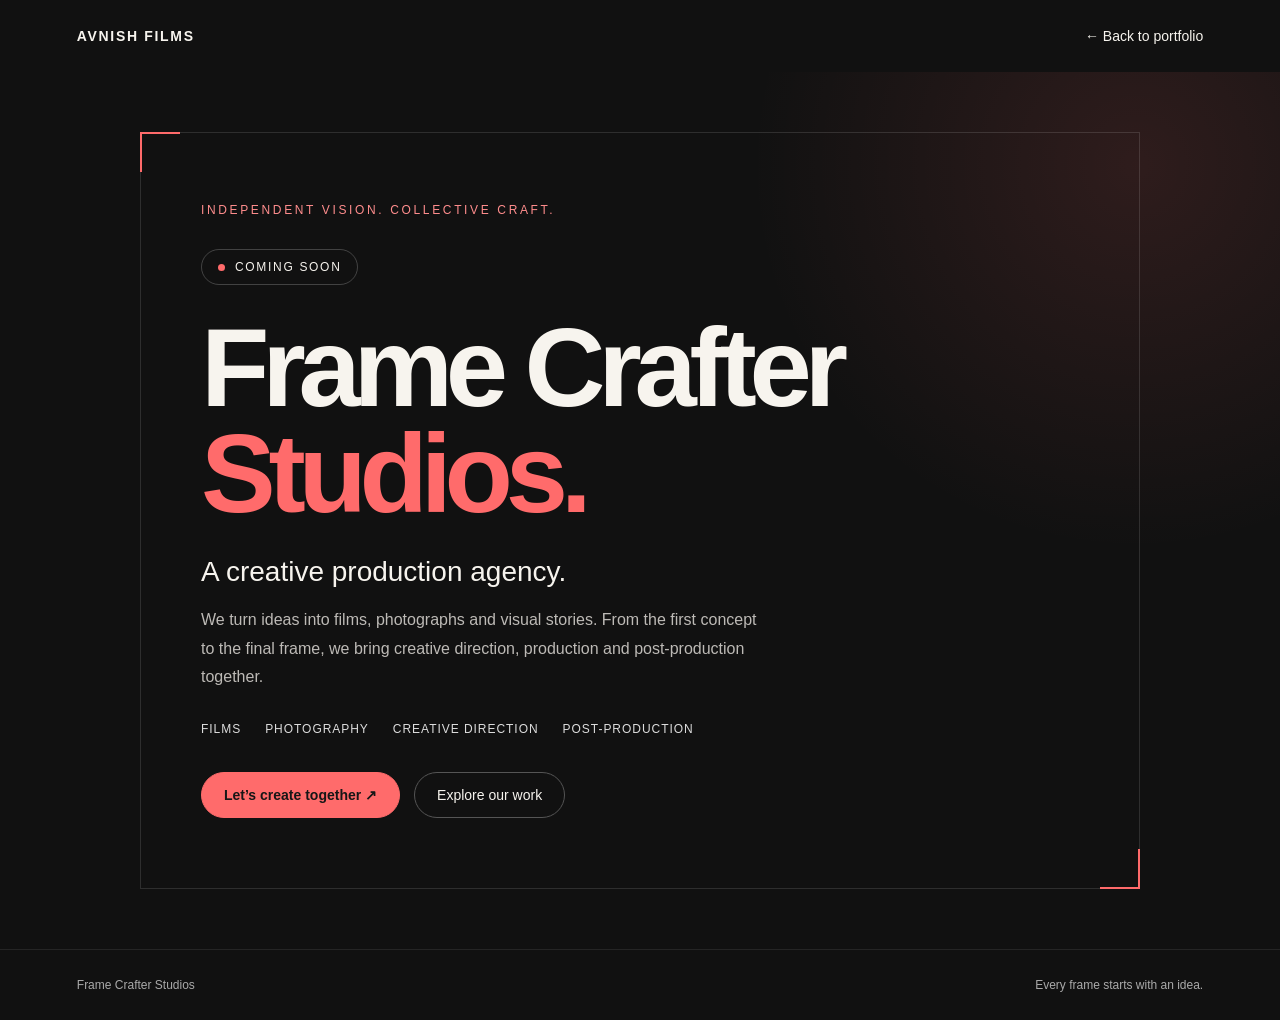
<file: frame-crafter-studios.html>
<!DOCTYPE html>
<html lang="en">
<head>
<meta charset="UTF-8">
<meta name="viewport" content="width=device-width, initial-scale=1">
<meta name="description" content="Frame Crafter Studios — a creative production agency. Films, photography and visual storytelling. Coming soon.">
<title>Frame Crafter Studios — Coming Soon</title>
<style>
*{box-sizing:border-box}html,body{margin:0;min-height:100%;background:#111;color:#f7f4ee;font-family:Arial,Helvetica,sans-serif}body{min-height:100svh;display:flex;flex-direction:column}a{color:inherit}nav,footer{display:flex;justify-content:space-between;gap:20px;align-items:center;padding:28px clamp(20px,6vw,96px)}nav a{text-decoration:none;font-size:14px}nav .brand{font-weight:700;letter-spacing:.12em}main{flex:1;display:grid;place-items:center;padding:60px 24px;position:relative;overflow:hidden;isolation:isolate}main::before{content:"";position:absolute;z-index:-1;width:min(75vw,800px);aspect-ratio:1;right:-20%;top:-35%;background:radial-gradient(circle,#ff6b6b20,transparent 68%);pointer-events:none}.studio{width:min(100%,1000px);position:relative;padding:clamp(30px,6vw,70px) clamp(20px,5vw,60px);border:1px solid #ffffff20}.studio::before,.studio::after{content:"";position:absolute;width:38px;height:38px;border-color:#ff6b6b;border-style:solid;pointer-events:none}.studio::before{top:-1px;left:-1px;border-width:2px 0 0 2px}.studio::after{bottom:-1px;right:-1px;border-width:0 2px 2px 0}.eyebrow{font-size:12px;letter-spacing:.22em;text-transform:uppercase;color:#ff8d8d;margin:0 0 32px}.status{display:inline-flex;align-items:center;gap:10px;font-size:12px;letter-spacing:.14em;text-transform:uppercase;border:1px solid #ffffff35;border-radius:30px;padding:10px 16px;margin-bottom:30px}.status::before{content:"";width:7px;height:7px;border-radius:50%;background:#ff6b6b}h1{font-size:clamp(42px,8.8vw,112px);letter-spacing:-.065em;line-height:.95;margin:0 0 28px;font-weight:800}h1 span{display:block;color:#ff6b6b}h2{font-size:clamp(18px,3vw,28px);font-weight:400;margin:0 0 18px}.description{max-width:560px;color:#bdbab6;line-height:1.8;font-size:16px}.disciplines{display:flex;flex-wrap:wrap;gap:10px 24px;margin:30px 0;color:#ddd;font-size:12px;letter-spacing:.08em;text-transform:uppercase}.actions{display:flex;flex-wrap:wrap;gap:14px;margin-top:36px}.actions a{display:inline-block;padding:14px 22px;border:1px solid #555;border-radius:30px;text-decoration:none;font-size:14px}.actions .primary{background:#ff6b6b;border-color:#ff6b6b;color:#161616;font-weight:700}a:focus-visible{outline:3px solid #ff6b6b;outline-offset:5px}footer{font-size:12px;color:#aaa;border-top:1px solid #ffffff15}footer p{margin:0}@media(max-width:600px){nav,footer{flex-wrap:wrap;padding:22px 20px}main{padding:30px 16px}.studio{padding:36px 22px}.eyebrow{letter-spacing:.12em}.actions{flex-direction:column}.actions a{text-align:center}}@media(prefers-reduced-motion:no-preference){.studio{animation:arrive .8s ease-out both}@keyframes arrive{from{opacity:0;transform:translateY(20px)}to{opacity:1;transform:none}}}
</style>
</head>
<body>
<nav aria-label="Main navigation"><a class="brand" href="index.html">AVNISH FILMS</a><a href="index.html">← Back to portfolio</a></nav>
<main><section class="studio" aria-labelledby="studio-title">
<p class="eyebrow">Independent vision. Collective craft.</p>
<div class="status">Coming soon</div>
<h1 id="studio-title">Frame Crafter<span>Studios.</span></h1>
<h2>A creative production agency.</h2>
<p class="description">We turn ideas into films, photographs and visual stories. From the first concept to the final frame, we bring creative direction, production and post-production together.</p>
<div class="disciplines" aria-label="Creative disciplines"><span>Films</span><span>Photography</span><span>Creative Direction</span><span>Post-production</span></div>
<div class="actions"><a class="primary" href="mailto:framecrafter01@gmail.com?subject=Frame%20Crafter%20Studios%20enquiry">Let’s create together ↗</a><a href="index.html#portfolio">Explore our work</a></div>
</section></main>
<footer><p>Frame Crafter Studios</p><p>Every frame starts with an idea.</p></footer>
</body>
</html>
</file>
<file: styles.css>
* {
    margin: 0;
    padding: 0;
    box-sizing: border-box;
}

:root {
    --primary-color: #1a1a1a;
    --secondary-color: #2d2d2d;
    --accent-color: #ff6b6b;
    --text-light: #ffffff;
    --text-muted: #cccccc;
    --shadow: 0 10px 30px rgba(0, 0, 0, 0.3);
}

html {
    scroll-behavior: smooth;
}

body {
    font-family: 'Segoe UI', Tahoma, Geneva, Verdana, sans-serif;
    background-color: var(--primary-color);
    color: var(--text-light);
    line-height: 1.6;
    overflow-x: hidden;
}

.container {
    max-width: 1200px;
    margin: 0 auto;
    padding: 0 20px;
}

/* Navbar */
.navbar {
    position: fixed;
    top: 0;
    width: 100%;
    background: rgba(26, 26, 26, 0.95);
    backdrop-filter: blur(10px);
    z-index: 1000;
    padding: 1rem 0;
    box-shadow: var(--shadow);
}

.navbar .container {
    display: flex;
    justify-content: space-between;
    align-items: center;
}

.logo h1 {
    font-size: 1.5rem;
    font-weight: bold;
    letter-spacing: 2px;
    color: var(--accent-color);
}

.logo {
    display: block;
    color: inherit;
    text-decoration: none;
}

.logo p {
    font-size: 0.7rem;
    color: var(--text-muted);
    letter-spacing: 1px;
}

.nav-links {
    display: flex;
    list-style: none;
    gap: 2rem;
}

.nav-links a {
    color: var(--text-light);
    text-decoration: none;
    font-weight: 500;
    transition: color 0.3s ease;
    position: relative;
}

.nav-links a:hover {
    color: var(--accent-color);
}

.nav-links a::after {
    content: '';
    position: absolute;
    bottom: -5px;
    left: 0;
    width: 0;
    height: 2px;
    background-color: var(--accent-color);
    transition: width 0.3s ease;
}

.nav-links a:hover::after {
    width: 100%;
}

.hamburger {
    display: none;
    flex-direction: column;
    justify-content: center;
    gap: 5px;
    padding: 8px;
    border: 0;
    background: transparent;
    color: var(--text-light);
    cursor: pointer;
}

.hamburger span {
    width: 25px;
    height: 3px;
    background-color: var(--text-light);
    transition: 0.3s;
}

.hamburger:focus-visible,
.logo:focus-visible,
.nav-links a:focus-visible,
.social-links a:focus-visible,
.cta-button:focus-visible,
.submit-btn:focus-visible {
    outline: 3px solid var(--accent-color);
    outline-offset: 4px;
}

.sr-only {
    position: absolute;
    width: 1px;
    height: 1px;
    padding: 0;
    margin: -1px;
    overflow: hidden;
    clip: rect(0, 0, 0, 0);
    white-space: nowrap;
    border: 0;
}

/* Hero Section */
.hero {
    margin-top: 80px;
    min-height: 100vh;
    background: linear-gradient(135deg, var(--primary-color) 0%, var(--secondary-color) 100%);
    display: flex;
    align-items: center;
    justify-content: center;
    position: relative;
    overflow: hidden;
}

.hero::before {
    content: '';
    position: absolute;
    top: 0;
    left: 0;
    right: 0;
    bottom: 0;
    background: url('data:image/svg+xml,<svg xmlns="http://www.w3.org/2000/svg" viewBox="0 0 1200 600"><defs><pattern id="grid" width="100" height="100" patternUnits="userSpaceOnUse"><path d="M 100 0 L 0 0 0 100" fill="none" stroke="rgba(255,255,255,0.03)" stroke-width="1"/></pattern></defs><rect width="1200" height="600" fill="url(%23grid)"/></svg>');
    opacity: 0.5;
}

.hero-content {
    position: relative;
    z-index: 1;
    text-align: center;
    animation: fadeInUp 1s ease-out;
}

.hero h1 {
    font-size: 3.5rem;
    font-weight: bold;
    margin-bottom: 1rem;
    text-shadow: 0 2px 10px rgba(0, 0, 0, 0.5);
    line-height: 1.2;
}

.hero p {
    font-size: 1.5rem;
    color: var(--text-muted);
    margin-bottom: 2rem;
}

.cta-button {
    display: inline-block;
    padding: 15px 40px;
    background-color: var(--accent-color);
    color: var(--text-light);
    text-decoration: none;
    border-radius: 50px;
    font-weight: bold;
    transition: all 0.3s ease;
    box-shadow: 0 5px 20px rgba(255, 107, 107, 0.3);
}

.cta-button:hover {
    background-color: #ff5252;
    transform: translateY(-3px);
    box-shadow: 0 8px 25px rgba(255, 107, 107, 0.5);
}

/* Portfolio Section */
.portfolio {
    padding: 100px 0;
    background-color: var(--secondary-color);
}

.portfolio h2 {
    font-size: 2.5rem;
    text-align: center;
    margin-bottom: 0.5rem;
}

.section-subtitle {
    text-align: center;
    color: var(--text-muted);
    margin-bottom: 3rem;
    font-size: 1rem;
}

.portfolio-grid {
    display: grid;
    grid-template-columns: repeat(auto-fit, minmax(300px, 1fr));
    gap: 2rem;
}

.portfolio-item {
    position: relative;
    overflow: hidden;
    border-radius: 10px;
    aspect-ratio: 3/2;
    cursor: pointer;
    box-shadow: var(--shadow);
    transition: transform 0.3s ease;
}

.portfolio-item:hover {
    transform: scale(1.05);
}

.portfolio-image {
    position: relative;
    width: 100%;
    height: 100%;
}

.portfolio-image img {
    width: 100%;
    height: 100%;
    object-fit: cover;
}

.overlay {
    position: absolute;
    top: 0;
    left: 0;
    right: 0;
    bottom: 0;
    background: linear-gradient(135deg, rgba(0, 0, 0, 0.7) 0%, rgba(255, 107, 107, 0.3) 100%);
    display: flex;
    flex-direction: column;
    align-items: center;
    justify-content: center;
    opacity: 0;
    transition: opacity 0.3s ease;
}

.portfolio-item:hover .overlay {
    opacity: 1;
}

.portfolio-item:focus-within .overlay {
    opacity: 1;
}

.overlay h3 {
    font-size: 1.5rem;
    margin-bottom: 0.5rem;
}

.overlay p {
    color: var(--text-muted);
    font-size: 0.9rem;
}

/* Services Section */
.services {
    padding: 100px 0;
    background-color: var(--primary-color);
}

.services h2 {
    font-size: 2.5rem;
    text-align: center;
    margin-bottom: 0.5rem;
}

.services-grid {
    display: grid;
    grid-template-columns: repeat(auto-fit, minmax(300px, 1fr));
    gap: 2rem;
    margin-top: 3rem;
}

.service-card {
    background: var(--secondary-color);
    padding: 2rem;
    border-radius: 10px;
    text-align: center;
    transition: all 0.3s ease;
    box-shadow: var(--shadow);
    border-top: 3px solid transparent;
}

.service-card:hover {
    border-top-color: var(--accent-color);
    transform: translateY(-10px);
}

.service-card i {
    font-size: 3rem;
    color: var(--accent-color);
    margin-bottom: 1rem;
}

.service-card h3 {
    font-size: 1.3rem;
    margin-bottom: 1rem;
}

.service-card p {
    color: var(--text-muted);
    line-height: 1.6;
}

/* About Section */
.about {
    padding: 100px 0;
    background-color: var(--secondary-color);
}

.about h2 {
    font-size: 2.5rem;
    margin-bottom: 2rem;
}

.about-content {
    display: grid;
    grid-template-columns: 1fr 1fr;
    gap: 4rem;
    align-items: center;
}

.about-text p {
    color: var(--text-muted);
    margin-bottom: 1.5rem;
    line-height: 1.8;
}

.skills {
    margin-top: 2rem;
}

.skill {
    margin-bottom: 1.5rem;
}

.skill span {
    display: block;
    margin-bottom: 0.5rem;
    font-weight: 500;
}

.skill-bar {
    height: 8px;
    background-color: var(--primary-color);
    border-radius: 10px;
    overflow: hidden;
}

.skill-progress {
    height: 100%;
    background: linear-gradient(90deg, var(--accent-color), #ff8787);
    border-radius: 10px;
    transition: width 0.5s ease;
}

.about-image img {
    width: 100%;
    border-radius: 10px;
    box-shadow: var(--shadow);
}

/* Contact Section */
.contact {
    padding: 100px 0;
    background-color: var(--primary-color);
}

.contact h2 {
    font-size: 2.5rem;
    text-align: center;
    margin-bottom: 0.5rem;
}

.contact-content {
    display: grid;
    grid-template-columns: 1fr 1fr;
    gap: 4rem;
    margin-top: 3rem;
}

.contact-info {
    display: flex;
    flex-direction: column;
    gap: 2rem;
}

.info-item {
    display: flex;
    gap: 1.5rem;
    align-items: flex-start;
}

.info-item i {
    font-size: 2rem;
    color: var(--accent-color);
    margin-top: 0.5rem;
}

.info-item h3 {
    margin-bottom: 0.5rem;
}

.info-item p {
    color: var(--text-muted);
}

.contact-form {
    display: flex;
    flex-direction: column;
    gap: 1.5rem;
}

.form-note {
    color: var(--text-muted);
    font-size: 0.9rem;
    margin-top: -0.75rem;
}

.contact-form input,
.contact-form textarea {
    padding: 15px;
    background-color: var(--secondary-color);
    border: 1px solid #444;
    border-radius: 5px;
    color: var(--text-light);
    font-family: inherit;
    transition: border-color 0.3s ease;
}

.contact-form input:focus,
.contact-form textarea:focus {
    outline: none;
    border-color: var(--accent-color);
    box-shadow: 0 0 10px rgba(255, 107, 107, 0.2);
}

.submit-btn {
    padding: 15px;
    background-color: var(--accent-color);
    color: var(--text-light);
    border: none;
    border-radius: 5px;
    font-weight: bold;
    cursor: pointer;
    transition: all 0.3s ease;
    font-size: 1rem;
}

.submit-btn:hover {
    background-color: #ff5252;
    transform: translateY(-3px);
    box-shadow: 0 5px 20px rgba(255, 107, 107, 0.3);
}

/* Footer */
.footer {
    background-color: var(--secondary-color);
    padding: 2rem 0;
    text-align: center;
    border-top: 1px solid #444;
}

.social-links {
    display: flex;
    justify-content: center;
    gap: 2rem;
    margin-bottom: 1rem;
}

.social-links a {
    color: var(--text-light);
    font-size: 1.5rem;
    transition: color 0.3s ease;
}

.social-links a:hover {
    color: var(--accent-color);
}

.footer p {
    color: var(--text-muted);
}

/* Animations */
@keyframes fadeInUp {
    from {
        opacity: 0;
        transform: translateY(30px);
    }
    to {
        opacity: 1;
        transform: translateY(0);
    }
}

/* Responsive Design */
@media (max-width: 768px) {
    .navbar .container {
        position: relative;
    }

    .hamburger {
        display: flex;
    }

    .nav-links {
        display: none;
        position: absolute;
        top: calc(100% + 1rem);
        right: 20px;
        left: 20px;
        flex-direction: column;
        gap: 0;
        padding: 0.5rem 1rem;
        background: rgba(26, 26, 26, 0.98);
        border: 1px solid #444;
        border-radius: 8px;
        box-shadow: var(--shadow);
    }

    .nav-links.is-open {
        display: flex;
    }

    .nav-links a {
        display: block;
        padding: 0.75rem 0;
    }

    .hero h1 {
        font-size: 2rem;
    }

    .hero p {
        font-size: 1rem;
    }

    .portfolio-grid,
    .services-grid {
        grid-template-columns: 1fr;
    }

    .about-content,
    .contact-content {
        grid-template-columns: 1fr;
        gap: 2rem;
    }

    .portfolio h2,
    .services h2,
    .about h2,
    .contact h2 {
        font-size: 2rem;
    }
}

@media (max-width: 480px) {
    .container {
        padding-right: 16px;
        padding-left: 16px;
    }

    .logo h1 {
        font-size: 1.2rem;
        letter-spacing: 1px;
    }

    .logo p {
        font-size: 0.62rem;
    }

    .hero h1 {
        font-size: clamp(1.7rem, 8vw, 2rem);
    }

    .hero p {
        padding: 0 16px;
    }

    .cta-button {
        padding: 12px 30px;
        font-size: 0.9rem;
    }
}

@media (hover: none) {
    .portfolio-item .overlay {
        opacity: 1;
        justify-content: flex-end;
        align-items: flex-start;
        padding: 1.25rem;
        background: linear-gradient(transparent 25%, rgba(0, 0, 0, 0.82));
    }

    .portfolio-item:hover {
        transform: none;
    }
}

@media (prefers-reduced-motion: reduce) {
    *,
    *::before,
    *::after {
        scroll-behavior: auto !important;
        animation-duration: 0.01ms !important;
        animation-iteration-count: 1 !important;
        transition-duration: 0.01ms !important;
    }
}

/* Cinematic motion: staggered entrances and restrained interaction feedback. */
section[id] {
    scroll-margin-top: 110px;
}

.hero-content {
    animation: none;
    padding: 24px;
}

@media (prefers-reduced-motion: no-preference) {
    .hero::after {
        content: '';
        position: absolute;
        inset: 0;
        pointer-events: none;
        background: radial-gradient(ellipse at 65% 40%, rgba(255, 107, 107, 0.13), transparent 65%);
        animation: lightArrival 3s ease-out both;
    }

    .skill-progress { transform-origin: left center; }

    .hamburger[aria-expanded="true"] span:nth-child(1) {
        transform: translateY(8px) rotate(45deg);
    }
    .hamburger[aria-expanded="true"] span:nth-child(2) { opacity: 0; }
    .hamburger[aria-expanded="true"] span:nth-child(3) {
        transform: translateY(-8px) rotate(-45deg);
    }

    .portfolio-image img {
        transition: transform 700ms cubic-bezier(0.22, 1, 0.36, 1);
    }

    .social-links a {
        display: inline-block;
        transition: color 250ms ease, transform 250ms ease;
    }

    @media (hover: hover) and (pointer: fine) {
        .portfolio-item:hover { transform: translateY(-6px); }
        .portfolio-item:hover img { transform: scale(1.06); }
        .social-links a:hover { transform: translateY(-4px); }
    }
}

@keyframes lightArrival {
    from { opacity: 0; transform: scale(1.12); }
    to { opacity: 1; transform: scale(1); }
}

@media (max-width: 768px) and (prefers-reduced-motion: no-preference) {
    .nav-links.is-open {
        animation: fadeInUp 220ms ease-out backwards;
    }
}

@media (prefers-reduced-motion: reduce) {
    .hero-content, .hero-content > * {
        animation: none;
    }
}

/* Work thumbnail popup: native modal focus management and touch scrolling. */
body.gallery-open { overflow: hidden; }
.work-gallery {
    width: min(1060px, calc(100% - 32px));
    max-height: calc(100dvh - 32px);
    margin: auto;
    padding: 0;
    color: var(--text-light);
    background: #171717;
    border: 1px solid #444;
    border-radius: 20px;
    box-shadow: 0 32px 100px #0009;
    overflow: auto;
}
.work-gallery::backdrop { background: #000b; backdrop-filter: blur(10px); }
.gallery-shell { padding: clamp(18px, 4vw, 40px); }
.gallery-header, .gallery-footer {
    display: flex;
    align-items: center;
    justify-content: space-between;
    gap: 16px;
}
.gallery-header { margin-bottom: 24px; }
.gallery-header h2 { font-size: clamp(1.5rem, 4vw, 2.4rem); line-height: 1.2; }
.gallery-eyebrow { color: var(--accent-color); font-size: .7rem; letter-spacing: .2em; margin-bottom: 8px; }
.gallery-control {
    flex-shrink: 0;
    width: 46px;
    height: 46px;
    border: 1px solid #555;
    border-radius: 50%;
    background: #292929;
    color: white;
    font: inherit;
    font-size: 1.4rem;
    cursor: pointer;
    transition: background 200ms, transform 200ms;
}
.gallery-control:hover { background: #493031; }
.gallery-control:disabled { opacity: .35; cursor: default; }
.gallery-control:focus-visible, .gallery-track:focus-visible {
    outline: 2px solid var(--accent-color); outline-offset: 4px;
}
.gallery-track {
    display: flex;
    gap: 20px;
    overflow-x: auto;
    overscroll-behavior-x: contain;
    scroll-snap-type: x mandatory;
    scrollbar-width: thin;
    scrollbar-color: #ff6b6b #292929;
    padding-bottom: 16px;
}
.gallery-slide {
    flex: 0 0 78%;
    min-width: 0;
    scroll-snap-align: center;
    border-radius: 14px;
    overflow: hidden;
    background: #242424;
    border: 1px solid #3c3c3c;
}
.gallery-art {
    position: relative;
    aspect-ratio: 16/9;
    background: radial-gradient(ellipse at top right, #9d4949, transparent 65%), linear-gradient(135deg, #333, #111);
}
.gallery-art img { width: 100%; height: 100%; object-fit: cover; display: block; }
.gallery-art img[hidden] { display: none; }
.gallery-art::after {
    content: attr(data-number);
    position: absolute;
    bottom: 12px; right: 20px;
    font-size: clamp(2rem, 8vw, 5rem);
    font-weight: 700;
    color: #fff4;
    pointer-events: none;
}
.gallery-caption { padding: 18px 22px; }
.gallery-caption h3 { font-size: 1.15rem; }
.gallery-caption p, .gallery-count { color: var(--text-muted); font-size: .9rem; }
.gallery-footer { margin-top: 16px; }
.gallery-arrows { display: flex; gap: 10px; }
@media (max-width: 600px) {
    .gallery-slide { flex-basis: 92%; }
    .gallery-track { gap: 12px; }
}
@media (prefers-reduced-motion: no-preference) {
    .work-gallery[open] { animation: galleryPop 380ms cubic-bezier(.22,1,.36,1) backwards; }
    @keyframes galleryPop {
        from { opacity: 0; transform: translateY(24px) scale(.96); }
        to { opacity: 1; transform: translateY(0) scale(1); }
    }
}

/* Reels use portrait thumbnails; the Drive player loads only after a play tap. */
.reel-card { display: block; color: inherit; text-decoration: none; aspect-ratio: 9/16; }
.reel-card .overlay { opacity: 1; align-items: flex-start; justify-content: flex-end; padding: 20px; background: linear-gradient(transparent 50%, #000d); }
.reel-card .overlay h3 { font-size: 1.15rem; }
.reel-play { position: absolute; top: 50%; left: 50%; transform: translate(-50%, -50%); display: grid; place-items: center; width: 56px; height: 56px; border-radius: 50%; background: #0009; border: 1px solid #fffc; color: white; font-size: 20px; pointer-events: none; }
.reel-card:focus-visible, .gallery-thumbnail:focus-visible, .gallery-back:focus-visible, .gallery-drive-link:focus-visible { outline: 3px solid var(--accent-color); outline-offset: -4px; }
.gallery-slide { flex-basis: 32%; }
.gallery-art { aspect-ratio: 9/16; width: 100%; display: block; border: 0; padding: 0; color: white; cursor: pointer; }
.gallery-art::after { font-size: 2rem; }
.gallery-caption { padding: 14px; }
.gallery-player { margin-bottom: 24px; }
.gallery-video { display: flex; justify-content: center; background: #000; margin: 12px 0; }
.gallery-video iframe { width: min(100%, 360px); height: min(60dvh, 640px); border: 0; }
.gallery-back { background: #292929; color: white; border: 1px solid #555; padding: 10px 16px; border-radius: 24px; font: inherit; cursor: pointer; }
.gallery-drive-link { color: var(--text-muted); font-size: .9rem; }
@media (max-width: 600px) {
    .gallery-slide { flex-basis: 74%; }
    .portfolio-grid { grid-template-columns: repeat(2, minmax(0, 1fr)); gap: 12px; }
    .reel-card .overlay { padding: 12px; }
    .reel-card .overlay h3 { font-size: .95rem; }
    .reel-play { width: 42px; height: 42px; font-size: 16px; }
}

.reel-card .portfolio-image img, .gallery-thumbnail img { object-fit: contain; background: #080808; }

/* Expandable service stories, enhanced to a modal where supported. */
body.service-open { overflow: hidden; }
details.service-card { padding: 0; text-align: left; }
.service-card summary { padding: 2rem; cursor: pointer; list-style: none; height: 100%; }
.service-card summary::-webkit-details-marker { display: none; }
.service-card summary:focus-visible { outline: 3px solid var(--accent-color); outline-offset: -6px; border-radius: 10px; }
.service-title { display: block; font-size: 1.3rem; font-weight: 700; margin-bottom: 12px; }
.service-teaser { display: block; color: var(--text-muted); }
.service-explore { display: flex; justify-content: space-between; margin-top: 24px; font-size: .85rem; color: var(--accent-color); }
.service-card > .service-detail { padding: 0 2rem 2rem; }
.service-dialog { width: min(860px, calc(100% - 32px)); }
.service-dialog .gallery-header { align-items: flex-start; }
.service-dialog h2 { overflow-wrap: anywhere; }
.service-description { color: var(--text-muted); font-size: 1.05rem; line-height: 1.8; margin-bottom: 24px; }
.service-detail h4 { font-size: 1rem; margin-bottom: 12px; }
.service-inclusions { padding-left: 22px; margin-bottom: 28px; color: var(--text-muted); }
.service-inclusions li { padding-bottom: 6px; }
.service-work-label { color: var(--accent-color); font-size: .8rem; letter-spacing: .05em; margin-bottom: 12px; }
.service-work { position: relative; display: block; background: #080808; border: 1px solid #444; border-radius: 12px; overflow: hidden; color: white; }
.service-work img { display: block; width: 100%; height: min(48dvh, 380px); object-fit: contain; }
.service-work-title { display: block; padding: 14px 18px; background: #242424; font-weight: 600; }
.service-work:focus-visible { outline: 3px solid var(--accent-color); outline-offset: 4px; }
.service-video iframe { display: block; width: 100%; height: min(60dvh, 600px); border: 0; background: #080808; border-radius: 12px; margin-top: 12px; }
.service-sample-note { color: var(--text-muted); font-size: .85rem; margin-top: 12px; }
.service-enquire { margin-top: 24px; text-align: center; }
@media (max-width: 600px) {
    .services-grid { grid-template-columns: 1fr; }
    .service-enquire { width: 100%; padding: 12px 18px; }
}

/* Service-based portfolio browsing. */
.work-filters { display: flex; flex-wrap: wrap; justify-content: center; gap: 10px; margin-bottom: 18px; }
.work-filters button, .work-empty button { font: inherit; color: var(--text-light); background: #202020; border: 1px solid #555; padding: 10px 16px; border-radius: 24px; cursor: pointer; }
.work-filters button[aria-pressed="true"] { background: var(--accent-color); color: #171717; border-color: var(--accent-color); font-weight: 700; }
.work-filters button:focus-visible, .work-empty button:focus-visible { outline: 3px solid var(--accent-color); outline-offset: 3px; }
.work-filter-status { text-align: center; color: var(--text-muted); margin-bottom: 24px; font-size: .9rem; }
.portfolio-item[hidden], .work-empty[hidden] { display: none !important; }
.work-empty { padding: 48px 20px; text-align: center; border: 1px solid #555; border-radius: 12px; }
.work-empty p { margin: 12px 0 20px; color: var(--text-muted); }
.reel-card .overlay p { font-size: .75rem; }

/* Responsive layout and interaction fixes. */
:root { --nav-height: 90px; }
.hero { margin-top: var(--nav-height); min-height: calc(100svh - var(--nav-height)); }
section[id] { scroll-margin-top: calc(var(--nav-height) + 20px); }
.navbar .container { gap: 24px; }
.logo { flex-shrink: 0; }
.nav-links { gap: clamp(14px, 2vw, 32px); }
.nav-links a { white-space: nowrap; }
.about-content > *, .contact-content > *, .info-item > div { min-width: 0; }
.info-item p { overflow-wrap: anywhere; }
.contact-form input, .contact-form textarea { width: 100%; min-width: 0; font-size: 16px; }
.contact-form textarea { resize: vertical; }
.gallery-track { position: relative; }
.gallery-slide { scroll-snap-align: start; }
.gallery-track::after { content: ""; flex: 0 0 calc(68% - 20px); }
.gallery-header { align-items: flex-start; }
.gallery-header h2, .gallery-caption h3 { overflow-wrap: anywhere; }
.gallery-control, .hamburger, .work-filters button { min-height: 44px; }
.work-gallery { overscroll-behavior: contain; }
@media (max-width: 1100px) {
    .navbar .container { position: relative; }
    .hamburger { display: flex; min-width: 44px; align-items: center; }
    .nav-links { display: none; position: absolute; top: calc(100% + 1rem); left: 20px; right: 20px; flex-direction: column; gap: 0; padding: .5rem 1rem; background: #1a1a1afa; border: 1px solid #444; border-radius: 8px; max-height: calc(100dvh - var(--nav-height) - 20px); overflow-y: auto; }
    .nav-links.is-open { display: flex; }
    .nav-links a { display: block; padding: .75rem 0; white-space: normal; }
}
@media (max-width: 600px) {
    .gallery-track::after { flex-basis: calc(26% - 12px); }
    .gallery-header h2 { font-size: 1.5rem; }
    .contact-info .info-item { gap: 16px; }
}
@media (max-width: 360px) {
    .portfolio-grid { grid-template-columns: 1fr; }
}


/* Cinematic home: decorative layers never intercept navigation or touch scroll. */
.hero { isolation: isolate; background: radial-gradient(ellipse at 50% 60%, #33202b 0%, #131319 65%); }
.hero-content { max-width: 1000px; padding: 60px 24px; animation: none; }
.hero .hero-kicker { color: #ffaaa0; font-size: .7rem; letter-spacing: .24em; margin-bottom: 24px; }
.hero h1 { text-wrap: balance; }
.hero-lens { position: absolute; inset: 0; pointer-events: none; transform: translate3d(var(--lens-x, 0px), var(--lens-y, 0px), 0); transition: transform 600ms cubic-bezier(.2,.8,.2,1); }
.lens-halo { position: absolute; width: 70vmax; height: 70vmax; left: 50%; top: 50%; transform: translate(-50%, -50%); background: radial-gradient(circle, transparent 28%, #ff6b6b15 42%, transparent 65%); }
.lens-ring { position: absolute; left: 50%; top: 50%; width: min(72vw, 720px); aspect-ratio: 1; border: 1px solid #ff978c38; border-radius: 50%; transform: translate(-50%, -50%) rotate(-25deg) scaleY(.7); box-shadow: 0 0 50px #ff6b6b09, inset 0 0 50px #ff6b6b09; }
.lens-ring-two { width: min(88vw, 900px); transform: translate(-50%, -50%) rotate(30deg) scaleY(.72); border-color: #b9a1ff26; }
.lens-ring-three { width: min(58vw, 580px); border-style: dashed; border-color: #ffffff20; transform: translate(-50%, -50%) rotate(-55deg) scaleY(.82); }
.frame-corner { position: absolute; width: 36px; height: 36px; border-color: #ffaaa06b; border-style: solid; }
.frame-corner-one { left: 6%; top: 12%; border-width: 1px 0 0 1px; }
.frame-corner-two { right: 6%; bottom: 12%; border-width: 0 1px 1px 0; }
.hero-frame-label { position: absolute; bottom: 24px; left: 0; width: 100%; text-align: center; font: 10px monospace; letter-spacing: .2em; color: #b7a5b0; pointer-events: none; }
.hero-ripple { position: absolute; width: 90px; height: 90px; margin: -45px; border: 1px solid #ffaaa0; border-radius: 50%; pointer-events: none; animation: lensRipple 850ms ease-out both; }
.welcome-intro { position: fixed; inset: 0; z-index: 2000; display: grid; place-content: center; gap: 16px; padding: 24px; background: #131319; text-align: center; pointer-events: none; animation: welcomeCurtain 1650ms cubic-bezier(.76,0,.24,1) both; }
.welcome-intro span { color: #ffaaa0; font: 11px monospace; letter-spacing: .2em; }
.welcome-intro strong { font-size: clamp(1.8rem, 6vw, 4.5rem); font-weight: 600; line-height: 1.15; animation: welcomeType 650ms cubic-bezier(.22,1,.36,1) both; }
.welcome-intro::after { content: ''; justify-self: center; width: 80px; height: 2px; background: #ff6b6b; transform-origin: left; animation: welcomeLine 1000ms ease both; }
@keyframes welcomeCurtain { 0%, 60% { transform: translateY(0); } 100% { transform: translateY(-101%); } }
@keyframes welcomeType { from { opacity: 0; transform: translateY(24px); } to { opacity: 1; transform: translateY(0); } }
@keyframes welcomeLine { from { transform: scaleX(0); } to { transform: scaleX(1); } }
@keyframes lensRipple { from { opacity: .7; transform: scale(.3); } to { opacity: 0; transform: scale(5); } }
@media (prefers-reduced-motion: no-preference) {
    .hero.is-entering .hero-content > * { animation: homeReveal 950ms cubic-bezier(.22,1,.36,1) both; animation-delay: calc(var(--welcome-delay, 0ms) + 90ms); }
    .hero.is-entering .hero-content > :nth-child(2) { animation-delay: calc(var(--welcome-delay, 0ms) + 190ms); }
    .hero.is-entering .hero-content > :nth-child(3) { animation-delay: calc(var(--welcome-delay, 0ms) + 290ms); }
    .hero.is-entering .hero-content > :nth-child(4) { animation-delay: calc(var(--welcome-delay, 0ms) + 390ms); }
    .hero.is-entering .lens-halo { animation: lensBloom 3s ease-out both; }
    #work-gallery[open] { animation: workEntrance 620ms cubic-bezier(.16,1,.3,1) both; }
    #work-gallery[open]::backdrop { animation: backdropEntrance 400ms ease both; }
    #work-gallery[open] .gallery-slide { animation: thumbnailEntrance 700ms cubic-bezier(.22,1,.36,1) backwards; animation-delay: calc(100ms + var(--slide-delay, 0ms)); }
    #work-gallery[open] .gallery-header { animation: homeReveal 550ms 100ms cubic-bezier(.22,1,.36,1) backwards; }
    @keyframes workEntrance { 0% { opacity: 0; transform: translateY(65px) scale(.88); } 70% { opacity: 1; transform: translateY(-3px) scale(1.008); } 100% { opacity: 1; transform: none; } }
    @keyframes thumbnailEntrance { from { opacity: 0; transform: translateX(70px) translateY(22px) scale(.9); } to { opacity: 1; transform: none; } }
    @keyframes backdropEntrance { from { opacity: 0; } to { opacity: 1; } }
    @keyframes homeReveal { from { opacity: 0; transform: translateY(32px); } to { opacity: 1; transform: none; } }
    @keyframes lensBloom { from { opacity: 0; transform: translate(-50%, -50%) scale(.6); } to { opacity: 1; transform: translate(-50%, -50%) scale(1); } }
}
@media (max-width: 600px) {
    .hero .hero-kicker { font-size: .6rem; letter-spacing: .15em; }
    .lens-ring { width: 105vw; } .lens-ring-two { width: 140vw; } .lens-ring-three { width: 80vw; }
}
@media (prefers-reduced-motion: reduce) {
    .welcome-intro, .hero-ripple { display: none; }
    .hero-lens { transform: none; transition: none; }
}

/* A filmmaking universe: lightweight inline artwork, no image downloads. */
.hero { background: radial-gradient(ellipse at 20% 20%, #28203d 0%, transparent 48%), radial-gradient(ellipse at 85% 80%, #35202c 0%, transparent 45%), #101118; }
.hero-lens { opacity: .45; }
.gear-universe { position: absolute; inset: 0; pointer-events: none; }
.floating-gear { position: absolute; left: var(--gx); top: var(--gy); width: var(--size); aspect-ratio: 1; color: #c2b0ec; transform: translate3d(calc(var(--lens-x, 0px) * var(--depth)), calc(var(--lens-y, 0px) * var(--depth)), 0); transition: transform 900ms cubic-bezier(.16,1,.3,1); }
.floating-gear svg { width: 100%; height: 100%; overflow: visible; transform: rotate(var(--rotation)); filter: drop-shadow(0 0 12px #b29aff38); }
.floating-gear:nth-child(3n + 1) { color: #ffab99; }
.floating-gear:nth-child(3n) { color: #82bfc8; }
.floating-gear:nth-child(n + 9) { opacity: .48; }
.hero-content { z-index: 2; }
.hero h1 { text-shadow: 0 3px 30px #101118, 0 2px 8px #101118; }
.hero-content > p:not(.hero-kicker) { text-shadow: 0 2px 8px #101118; }
.motion-toggle { position: absolute; z-index: 3; bottom: 20px; right: 24px; min-height: 44px; padding: 8px 15px; background: #171722cc; color: #ccc4d7; border: 1px solid #b6a5cf40; border-radius: 30px; font: inherit; font-size: 11px; cursor: pointer; }
.motion-toggle[hidden] { display: none; }
.motion-toggle:hover { border-color: #ffaaa0; color: white; }
.motion-toggle:focus-visible { outline: 2px solid #ffaaa0; outline-offset: 4px; }
@media (prefers-reduced-motion: no-preference) {
    .floating-gear svg { animation: gearDrift 7s ease-in-out infinite; animation-delay: var(--drift-delay); }
    @keyframes gearDrift { 0%, 100% { transform: translateY(-8px) rotate(var(--rotation)); } 50% { transform: translateY(8px) rotate(calc(var(--rotation) + 10deg)); } }
}
.hero.motion-paused .floating-gear svg, .hero.motion-offscreen .floating-gear svg { animation-play-state: paused; }
.hero.motion-paused .floating-gear, .hero.motion-paused .hero-lens { transform: none; transition: none; }
@media (max-width: 600px) {
    .floating-gear { width: calc(var(--size) * .65); }
    .gear-0 { left: 7%; top: 10%; } .gear-1 { left: 77%; top: 12%; }
    .gear-2 { left: 81%; top: 70%; } .gear-3 { left: 8%; top: 77%; }
    .gear-4 { left: 55%; top: 82%; } .gear-5 { left: 46%; top: 7%; }
    .gear-6, .gear-7, .gear-8, .gear-9 { display: none; }
    .gear-10 { left: 4%; top: 35%; } .gear-11 { left: 90%; top: 32%; }
    .hero-frame-label { bottom: 26px; width: auto; left: 20px; font-size: 8px; letter-spacing: .08em; }
    .motion-toggle { right: 14px; bottom: 10px; }
}
@media (prefers-reduced-motion: reduce) {
    .floating-gear { transform: none; transition: none; }
    .floating-gear svg { animation: none; }
    .motion-toggle { display: none; }
}
</file>
